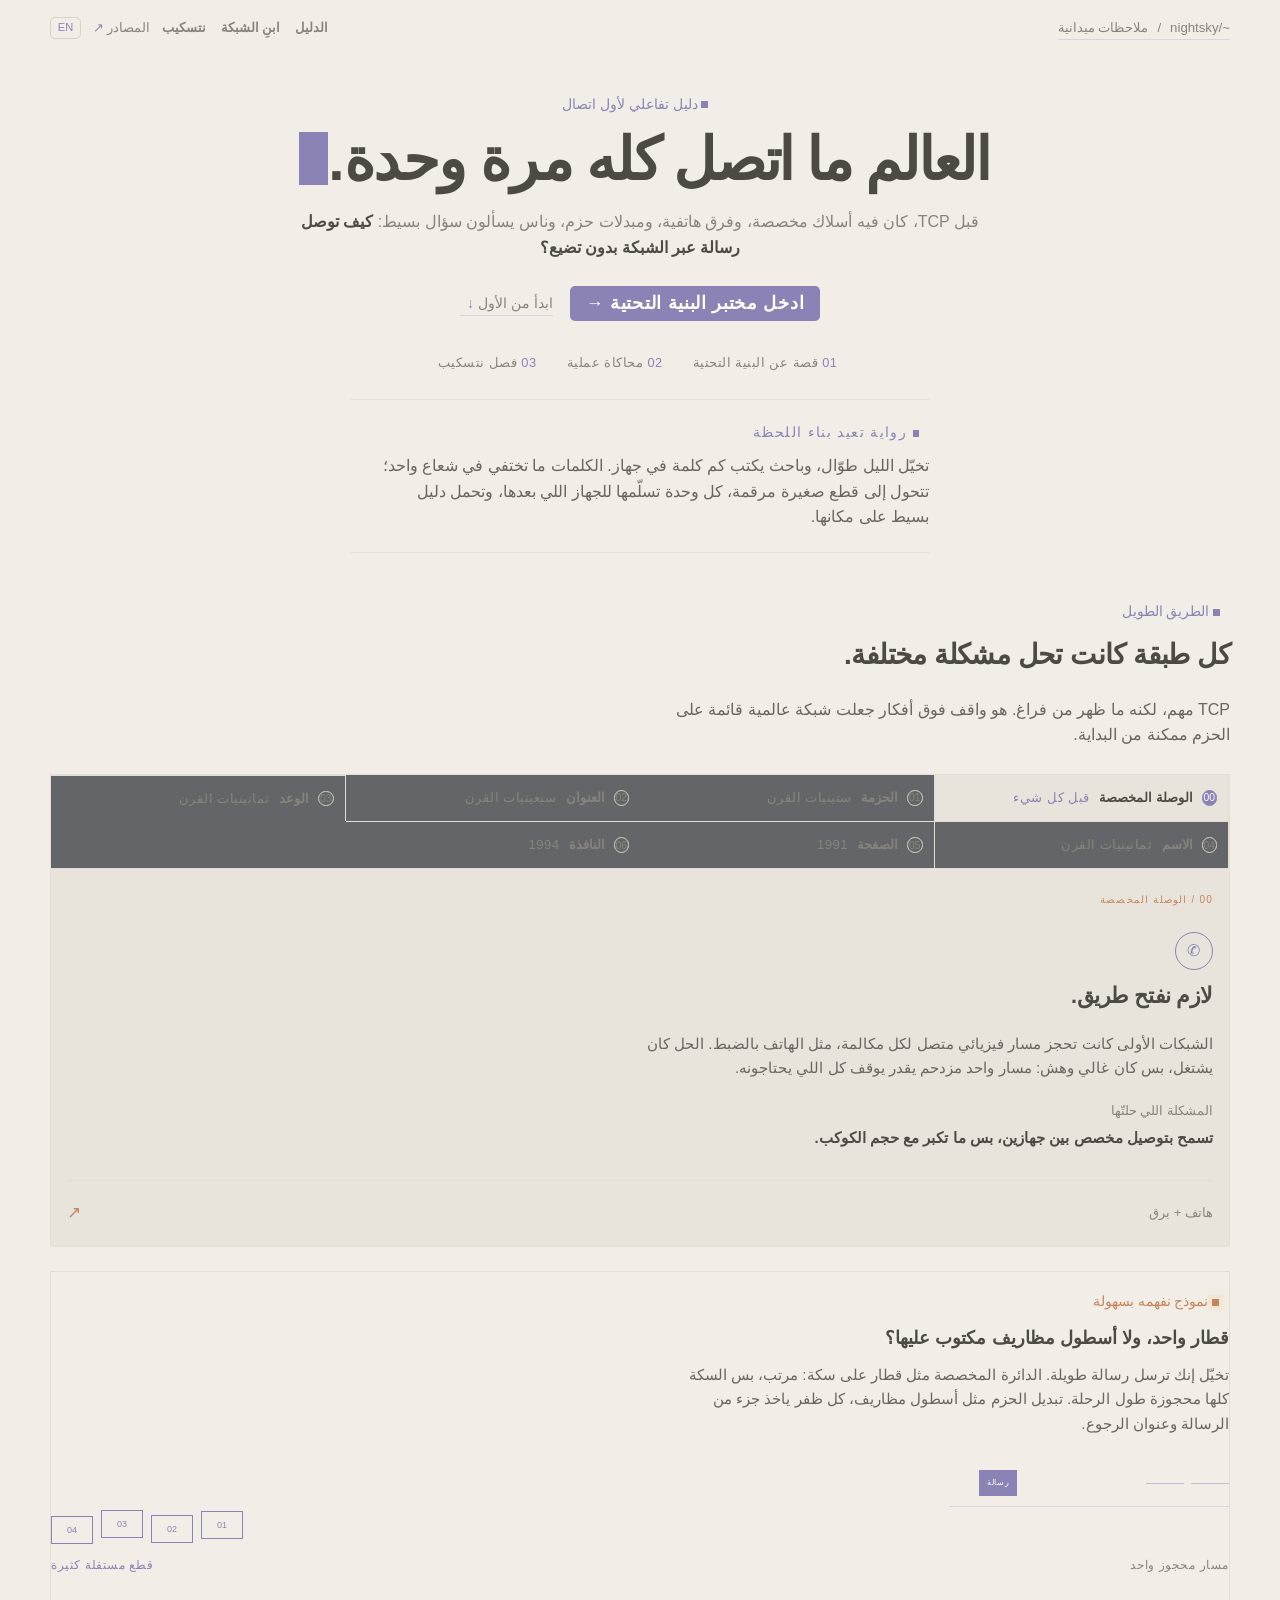
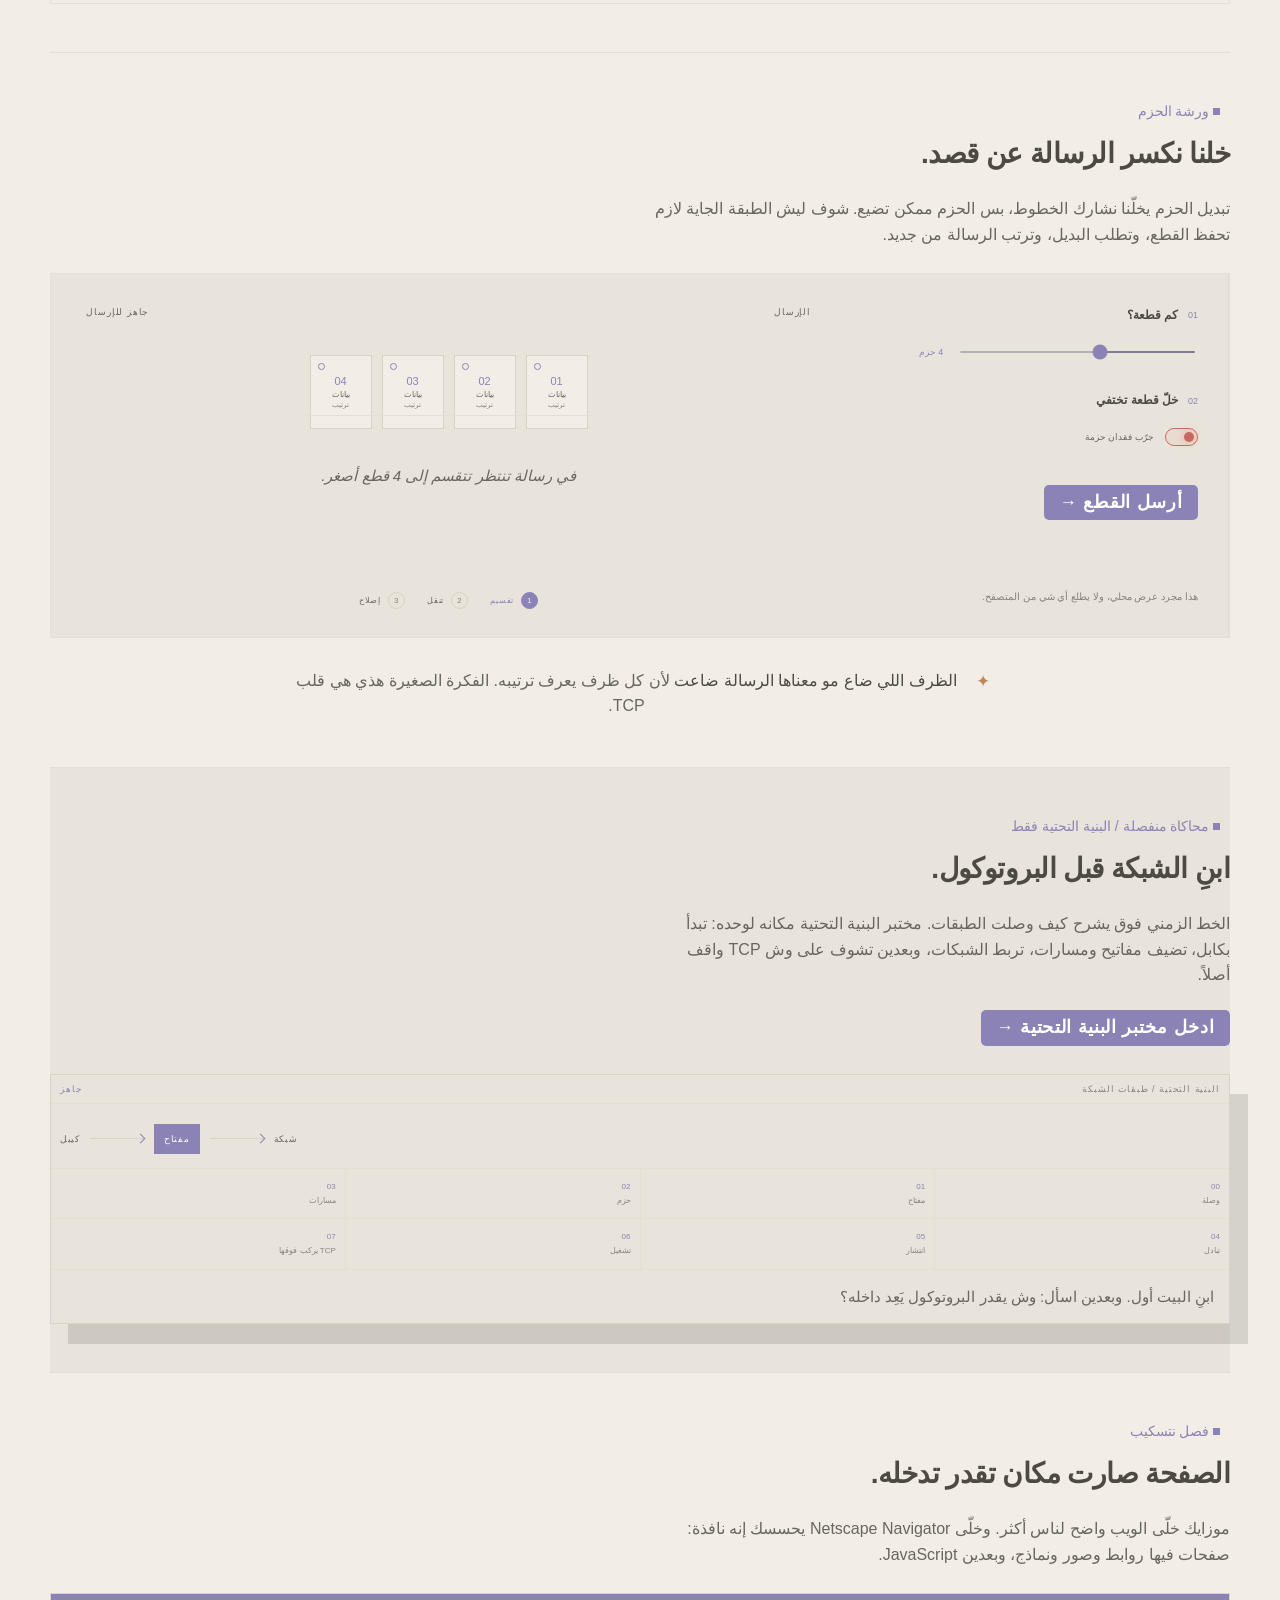
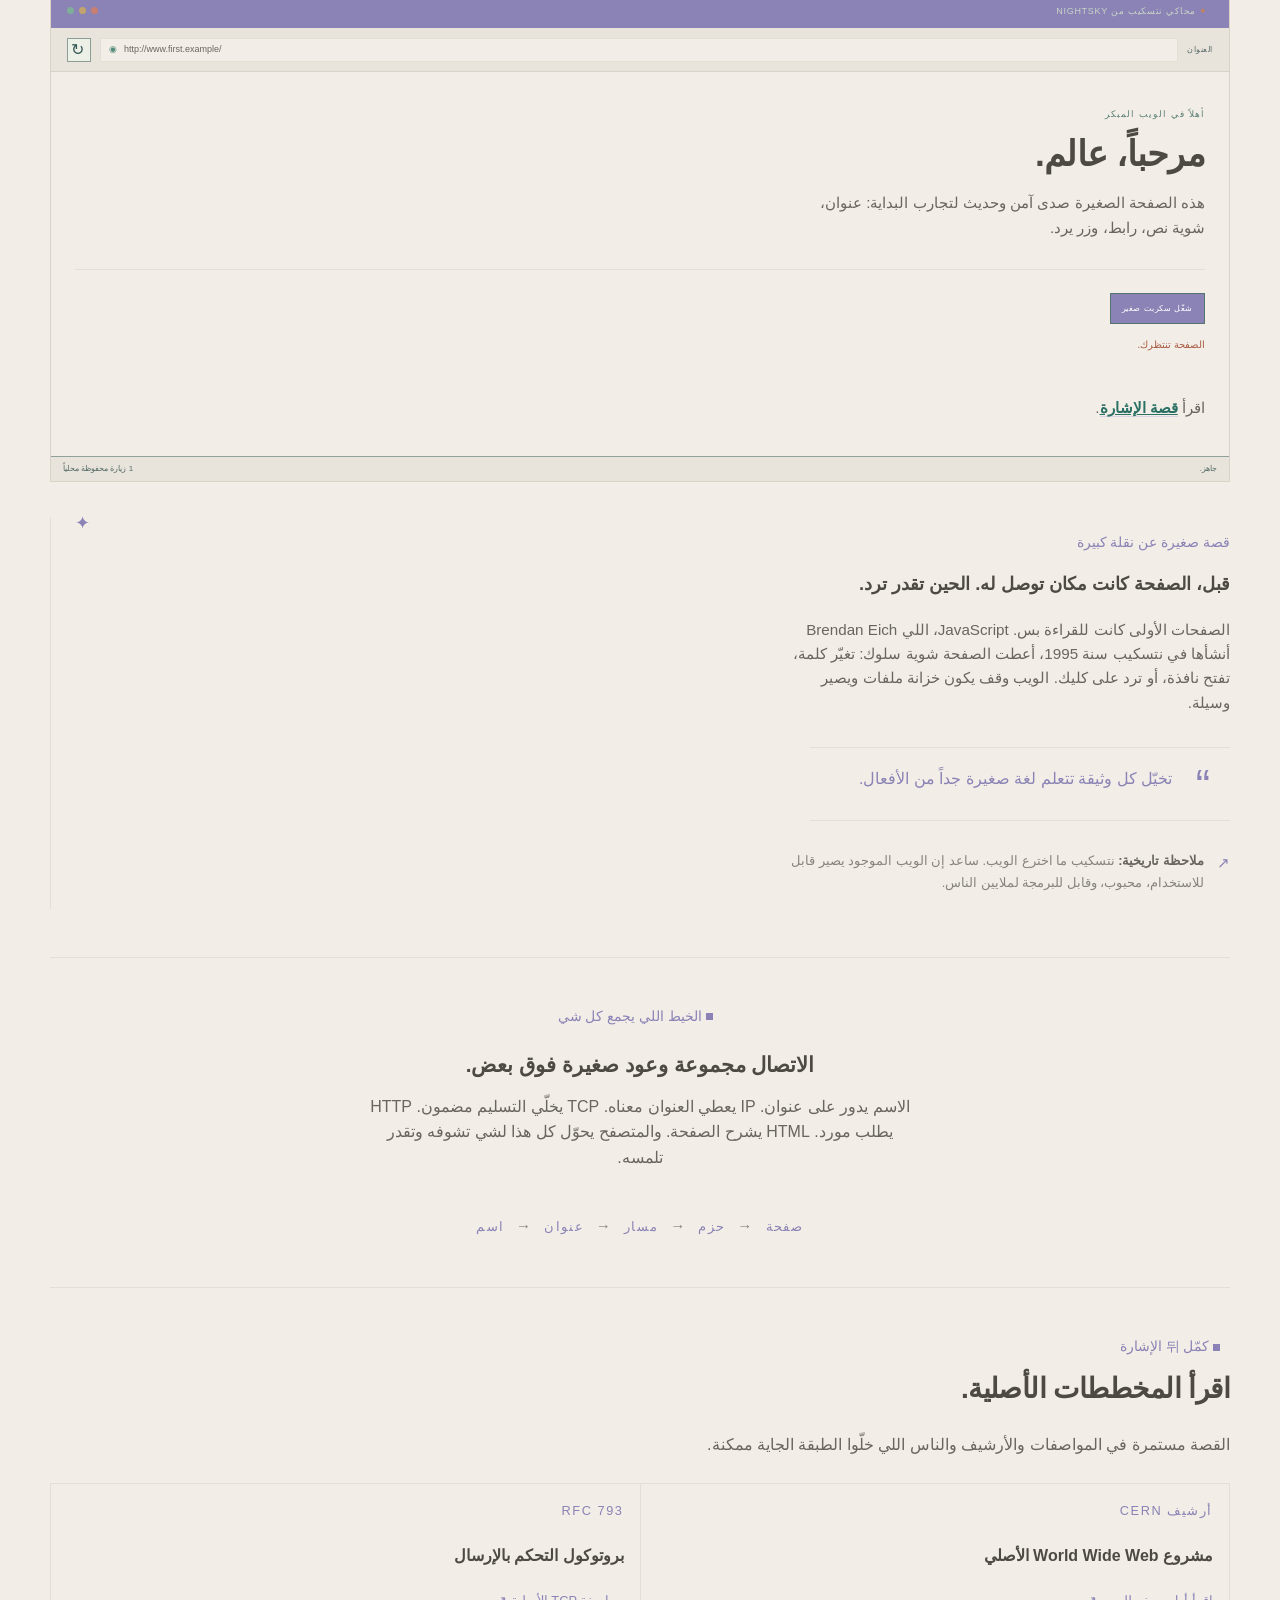
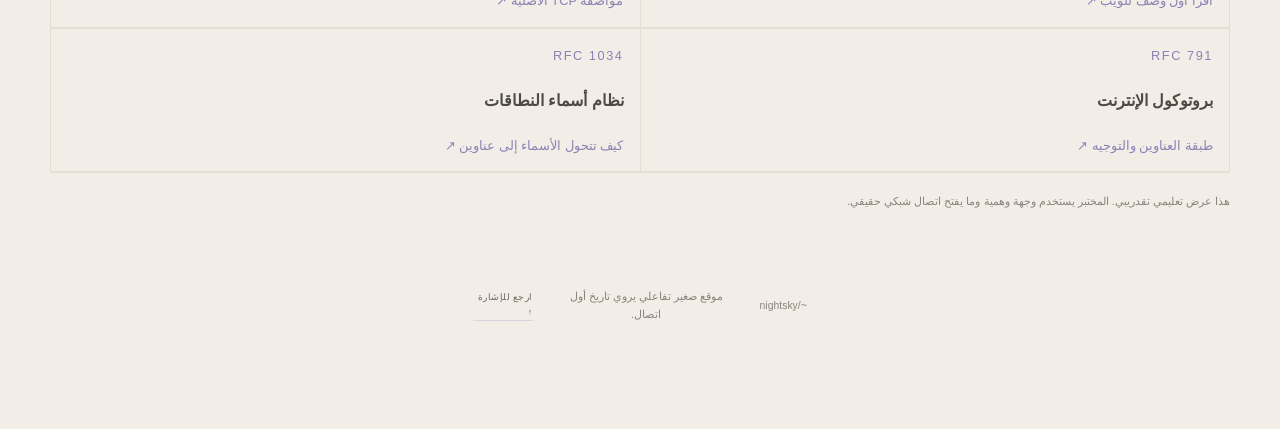
<file: index.html>
<!doctype html>
<html lang="ar" dir="rtl">
  <head>
    <meta charset="UTF-8" />
    <meta name="viewport" content="width=device-width, initial-scale=1.0" />
    <meta
      name="description"
      content="An interactive field guide to the long road from telegraph wires to the World Wide Web."
    />
    <title>Before TCP — The Night the World Learned to Talk</title>
    <link rel="stylesheet" href="styles.css" />
    <link rel="stylesheet" href="cody.css" />
  </head>
  <body>
    <div class="noise" aria-hidden="true"></div>
    <header class="topbar">
      <a class="brand" href="#top" aria-label="NIGHTSKY home">
        <span class="brand-mark" aria-hidden="true"><i></i><i></i><i></i></span>
        <span>~/nightsky</span>
        <span class="brand-slash">/</span>
        <span class="brand-muted">field notes</span>
      </a>
      <nav class="topnav" aria-label="Main navigation">
        <a href="#journey">guide</a>
        <a href="infrastructure.html">build the network</a>
        <a href="#browser">netscape</a>
      </nav>
      <a class="topnav-cta" href="#sources">sources <span aria-hidden="true">↗</span></a>
      <button class="language-toggle" id="languageToggle" type="button" aria-label="التبديل إلى English">EN</button>
    </header>

    <main id="top">
      <section class="hero section-pad">
        <div class="hero-copy">
          <p class="eyebrow"><span class="eyebrow-dot"></span> An interactive field guide to the first connection</p>
          <h1>The world didn't become connected <em>all at once.</em></h1>
          <p class="hero-lede">
            Before TCP, there were dedicated wires, telephone operators, packet switches, and people asking a
            simple question: <strong>how can a message cross a network without getting lost?</strong>
          </p>
          <div class="hero-actions">
            <a class="button button-primary" href="infrastructure.html">Enter the infrastructure lab <span aria-hidden="true">→</span></a>
            <a class="text-link" href="#journey">Start at the beginning <span aria-hidden="true">↓</span></a>
          </div>
          <div class="hero-meta">
            <span><b>01</b> a story about infrastructure</span>
            <span><b>02</b> a hands-on simulation</span>
            <span><b>03</b> the Netscape chapter</span>
          </div>
        </div>

        <div class="hero-visual" aria-label="An illustration of messages traveling between connected machines" role="img">
          <div class="visual-orbit orbit-one"></div>
          <div class="visual-orbit orbit-two"></div>
          <div class="visual-glow"></div>
          <div class="constellation-lines" aria-hidden="true">
            <span class="line line-a"></span>
            <span class="line line-b"></span>
            <span class="line line-c"></span>
            <span class="line line-d"></span>
            <span class="line line-e"></span>
            <span class="line line-f"></span>
          </div>
          <div class="node node-origin"><span>YOU</span><b>01</b></div>
          <div class="node node-router"><span>ROUTER</span><b>02</b></div>
          <div class="node node-server"><span>SERVER</span><b>03</b></div>
          <div class="packet packet-a" aria-hidden="true"><span>PACKET</span><i>01</i></div>
          <div class="packet packet-b" aria-hidden="true"><span>PACKET</span><i>02</i></div>
          <div class="packet packet-c" aria-hidden="true"><span>PACKET</span><i>03</i></div>
          <div class="visual-caption">
            <span class="caption-line"></span>
            <p><b>Somewhere between two machines</b><br />a message is learning to travel.</p>
          </div>
          <div class="coordinate coordinate-top">37° 46′ N / 122° 25′ W</div>
          <div class="coordinate coordinate-bottom">THE FIRST WEB · 1991</div>
        </div>
      </section>

      <section class="story-strip" aria-label="Narrated reconstruction">
        <div class="strip-label"><span class="signal-dot"></span> A narrated reconstruction</div>
        <p>
          Imagine it is late. A researcher types a few words into a machine. The words do not vanish into a single
          glowing beam. They become small, numbered pieces — each one handed to the next machine, each one
          carrying a little proof of where it belongs.
        </p>
        <span class="strip-mark" aria-hidden="true">✦</span>
      </section>

      <section class="journey section-pad" id="journey">
        <div class="section-heading">
          <div>
            <p class="eyebrow"><span class="eyebrow-dot"></span> The long way around</p>
            <h2>Every layer solved a different problem.</h2>
          </div>
          <p class="section-intro">
            TCP is important, but it did not appear from nowhere. It sits on top of ideas that made a global,
            packet-based network possible in the first place.
          </p>
        </div>

        <div class="journey-board">
          <div class="journey-rail" role="tablist" aria-label="The history of network technologies">
            <div class="rail-line" aria-hidden="true"><span id="railProgress"></span></div>
            <button class="journey-step is-active" role="tab" aria-selected="true" data-step="0">
              <span class="step-number">00</span><span class="step-title">The circuit</span><span class="step-era">Before</span>
            </button>
            <button class="journey-step" role="tab" aria-selected="false" data-step="1">
              <span class="step-number">01</span><span class="step-title">The packet</span><span class="step-era">1960s</span>
            </button>
            <button class="journey-step" role="tab" aria-selected="false" data-step="2">
              <span class="step-number">02</span><span class="step-title">The address</span><span class="step-era">1970s</span>
            </button>
            <button class="journey-step" role="tab" aria-selected="false" data-step="3">
              <span class="step-number">03</span><span class="step-title">The promise</span><span class="step-era">1980s</span>
            </button>
            <button class="journey-step" role="tab" aria-selected="false" data-step="4">
              <span class="step-number">04</span><span class="step-title">The name</span><span class="step-era">1980s</span>
            </button>
            <button class="journey-step" role="tab" aria-selected="false" data-step="5">
              <span class="step-number">05</span><span class="step-title">The page</span><span class="step-era">1991</span>
            </button>
            <button class="journey-step" role="tab" aria-selected="false" data-step="6">
              <span class="step-number">06</span><span class="step-title">The window</span><span class="step-era">1994</span>
            </button>
          </div>

          <article class="journey-detail" id="journeyDetail" aria-live="polite">
            <div class="detail-index" id="detailIndex">00 / THE CIRCUIT</div>
            <div class="detail-icon" id="detailIcon" aria-hidden="true">✆</div>
            <h3 id="detailTitle">A path had to be opened.</h3>
            <p id="detailBody">
              Early networks often reserved a continuous physical path for each conversation, much like a telephone
              call. That worked, but it was expensive and fragile: one busy route could block everyone who needed it.
            </p>
            <div class="detail-answer">
              <span class="answer-label">The problem it solved</span>
              <strong id="detailProblem">Making a dedicated connection possible — but not scalable to the whole planet.</strong>
            </div>
            <div class="detail-footer">
              <span id="detailTag">TELEPHONE + TELEGRAPH</span>
              <span class="detail-arrow" aria-hidden="true">↗</span>
            </div>
          </article>
        </div>

        <div class="analogy-panel">
          <div class="analogy-copy">
            <p class="eyebrow"><span class="eyebrow-dot"></span> A useful mental model</p>
            <h3>One train, or a fleet of labeled envelopes?</h3>
            <p id="analogyBody">
              Imagine sending a long letter. A dedicated circuit is one train on one track: elegant, but the whole
              track is reserved while the train moves. Packet switching is a fleet of envelopes, each carrying a
              piece of the letter and a return address.
            </p>
          </div>
          <div class="analogy-visual" aria-hidden="true">
            <div class="train-track"><span class="train-car">MESSAGE</span><span class="track-line"></span><span class="track-line"></span></div>
            <div class="envelope-row"><span class="envelope">01</span><span class="envelope">02</span><span class="envelope">03</span><span class="envelope">04</span></div>
            <div class="analogy-labels"><span>ONE RESERVED PATH</span><span>MANY INDEPENDENT PIECES</span></div>
          </div>
        </div>
      </section>

      <section class="packet-workshop section-pad" id="packet-workshop">
        <div class="section-heading">
          <div>
            <p class="eyebrow"><span class="eyebrow-dot"></span> The packet workshop</p>
            <h2>Now break the message on purpose.</h2>
          </div>
          <p class="section-intro">
            Packet switching makes sharing possible, but packets can disappear. See why the next layer needed to
            remember pieces, ask for replacements, and put the message back in order.
          </p>
        </div>

        <div class="workshop-shell">
          <div class="workshop-controls">
            <div class="control-block">
              <div class="control-label"><span>01</span><label for="packetCount">How many pieces?</label></div>
              <div class="range-row"><input id="packetCount" type="range" min="2" max="7" value="4" /><output id="packetCountOutput" for="packetCount">4 packets</output></div>
            </div>
            <div class="control-block">
              <div class="control-label"><span>02</span><label for="dropPacket">Make one piece disappear</label></div>
              <label class="toggle-control">
                <input id="dropPacket" type="checkbox" checked />
                <span class="toggle-track" aria-hidden="true"><i></i></span>
                <span id="dropPacketLabel">Simulate packet loss</span>
              </label>
            </div>
            <button class="button button-primary workshop-button" id="sendPackets" type="button">Send the pieces <span aria-hidden="true">→</span></button>
            <p class="workshop-hint">This is a local animation. Nothing leaves your browser.</p>
          </div>

          <div class="workshop-stage" aria-live="polite">
            <div class="workshop-stage-top"><span>TRANSMISSION</span><strong id="workshopStatus">READY TO SEND</strong></div>
            <div class="packet-track" id="packetTrack" aria-label="Message packets waiting to be sent"></div>
            <div class="workshop-message" id="workshopMessage">A message is waiting to be split into smaller pieces.</div>
            <div class="workshop-steps">
              <span class="workshop-step is-current" data-workshop-step="split"><b>1</b> Split</span>
              <span class="workshop-step" data-workshop-step="travel"><b>2</b> Travel</span>
              <span class="workshop-step" data-workshop-step="repair"><b>3</b> Repair</span>
            </div>
          </div>
        </div>

        <div class="workshop-story">
          <span class="workshop-story-mark" aria-hidden="true">✦</span>
          <p><strong>A missing envelope is not a lost message</strong> when every envelope knows its place in the sequence. That tiny idea is the emotional center of TCP.</p>
        </div>
      </section>

      <section class="simulation-gateway section-pad" id="lab">
        <div class="gateway-copy">
          <p class="eyebrow"><span class="eyebrow-dot"></span> Dedicated simulation / infrastructure only</p>
          <h2>Build the network before the protocol.</h2>
          <p>
            The timeline above explains how the layers arrived. The infrastructure lab is its own focused space: start
            with a cable, add switches and routes, connect networks, and discover what TCP is actually standing on.
          </p>
          <a class="button button-primary" href="infrastructure.html">Enter the infrastructure lab <span aria-hidden="true">→</span></a>
        </div>
        <div class="gateway-card" aria-label="Network infrastructure build steps">
          <div class="gateway-card-top"><span>INFRASTRUCTURE / NETWORK LAYERS</span><b>READY</b></div>
          <div class="gateway-mini-wire">
            <span>CABLE</span><i></i><strong>SWITCH</strong><i></i><span>NETWORK</span>
          </div>
          <div class="gateway-steps-preview">
            <span><b>00</b> Link</span>
            <span><b>01</b> Switch</span>
            <span><b>02</b> Packets</span>
            <span><b>03</b> Routes</span>
            <span><b>04</b> Peering</span>
            <span><b>05</b> Reach</span>
            <span><b>06</b> Operations</span>
            <span><b>07</b> TCP rides</span>
          </div>
          <p>Build the house first. Then ask what kind of promise a protocol can make inside it.</p>
        </div>
      </section>

      <section class="browser-section section-pad" id="browser">
        <div class="section-heading">
          <div>
            <p class="eyebrow"><span class="eyebrow-dot"></span> The Netscape chapter</p>
            <h2>The page became a place you could enter.</h2>
          </div>
          <p class="section-intro">
            Mosaic made the Web visible to more people. Netscape Navigator made it feel like a window: pages with
            links, images, forms, and eventually JavaScript.
          </p>
        </div>

        <div class="browser-story-grid">
          <div class="retro-browser" id="retroBrowser">
            <div class="browser-titlebar">
              <div class="browser-brand"><span class="tiny-star">✦</span> NIGHTSKY NETSCAPE SIMULATOR</div>
              <div class="browser-window-buttons" aria-hidden="true"><i></i><i></i><i></i></div>
            </div>
            <div class="browser-toolbar">
              <span class="toolbar-label">LOCATION</span>
              <div class="browser-location"><span aria-hidden="true">◉</span> http://www.first.example/</div>
              <button id="browserReload" class="browser-reload" type="button" aria-label="Reload simulated page">↻</button>
            </div>
            <div class="browser-content">
              <p class="page-kicker">WELCOME TO THE EARLY WEB</p>
              <h3>Hello, world.</h3>
              <p class="page-copy">This tiny page is a safe, modern echo of the first experiments: a title, some text, a link, and a button that reacts.</p>
              <div class="page-rule"></div>
              <button class="retro-button" id="helloButton" type="button">RUN A LITTLE SCRIPT</button>
              <p class="script-output" id="scriptOutput" aria-live="polite">The page is waiting for you.</p>
              <p class="page-link">Read the <a href="#journey">story behind the signal</a>.</p>
            </div>
            <div class="browser-statusbar"><span>Ready.</span><span id="cookieStatus">No local cookie yet</span></div>
          </div>

          <div class="story-panel">
            <div class="story-panel-mark" aria-hidden="true">✦</div>
            <p class="eyebrow">A small story about a big shift</p>
            <h3>Before, a page was a destination. Now it could respond.</h3>
            <p>
              The first pages could be read. JavaScript, created at Netscape by Brendan Eich in 1995, gave a page a
              tiny bit of behavior: change a word, open a dialog, react to a click. The Web stopped being a filing
              cabinet and started becoming a medium.
            </p>
            <div class="pull-quote">
              <span aria-hidden="true">“</span>
              <p>Imagine every document learning a very small language of actions.</p>
            </div>
            <div class="navigator-note">
              <span class="note-icon" aria-hidden="true">↗</span>
              <p><strong>Historical note:</strong> Netscape did not invent the Web. It helped make the existing Web usable, popular, and programmable for millions of people.</p>
            </div>
          </div>
        </div>
      </section>

      <section class="takeaway section-pad">
        <div class="takeaway-glow" aria-hidden="true"></div>
        <div class="takeaway-content">
          <p class="eyebrow"><span class="eyebrow-dot"></span> The through-line</p>
          <h2>Connection is a stack of small promises.</h2>
          <p>
            A name finds an address. IP gives the address meaning. TCP makes delivery dependable. HTTP asks for a
            resource. HTML describes the page. A browser turns all of that into something you can see and touch.
          </p>
          <div class="takeaway-chain" aria-label="The layers of a web request">
            <span>NAME</span><i>→</i><span>ADDRESS</span><i>→</i><span>ROUTE</span><i>→</i><span>PACKETS</span><i>→</i><span>PAGE</span>
          </div>
        </div>
      </section>

      <section class="sources section-pad" id="sources">
        <div class="section-heading">
          <div>
            <p class="eyebrow"><span class="eyebrow-dot"></span> Keep following the signal</p>
            <h2>Read the original blueprints.</h2>
          </div>
          <p class="section-intro">The story continues in specifications, archives, and the people who kept making the next layer possible.</p>
        </div>
        <div class="source-grid">
          <a class="source-card" href="https://info.cern.ch/hypertext/WWW/TheProject.html" target="_blank" rel="noreferrer">
            <span class="source-type">CERN ARCHIVE</span><strong>The original World Wide Web project</strong><span>Read the earliest account of the Web ↗</span>
          </a>
          <a class="source-card" href="https://www.rfc-editor.org/rfc/rfc793" target="_blank" rel="noreferrer">
            <span class="source-type">RFC 793</span><strong>Transmission Control Protocol</strong><span>TCP’s original specification ↗</span>
          </a>
          <a class="source-card" href="https://www.rfc-editor.org/rfc/rfc791" target="_blank" rel="noreferrer">
            <span class="source-type">RFC 791</span><strong>Internet Protocol</strong><span>The address-and-routing layer ↗</span>
          </a>
          <a class="source-card" href="https://www.rfc-editor.org/rfc/rfc1034" target="_blank" rel="noreferrer">
            <span class="source-type">RFC 1034</span><strong>Domain Name System</strong><span>How names become addresses ↗</span>
          </a>
        </div>
        <p class="source-footnote">This is an educational reconstruction. The lab uses a fictional destination and does not open a real network connection.</p>
      </section>
    </main>

    <footer class="footer">
      <div class="footer-brand">~/nightsky</div>
      <p>built as a small, interactive history of the first connection.</p>
      <a href="#top">back to the signal ↑</a>
    </footer>

    <script src="app.js"></script>
    <script src="i18n.js"></script>
  </body>
</html>
</file>
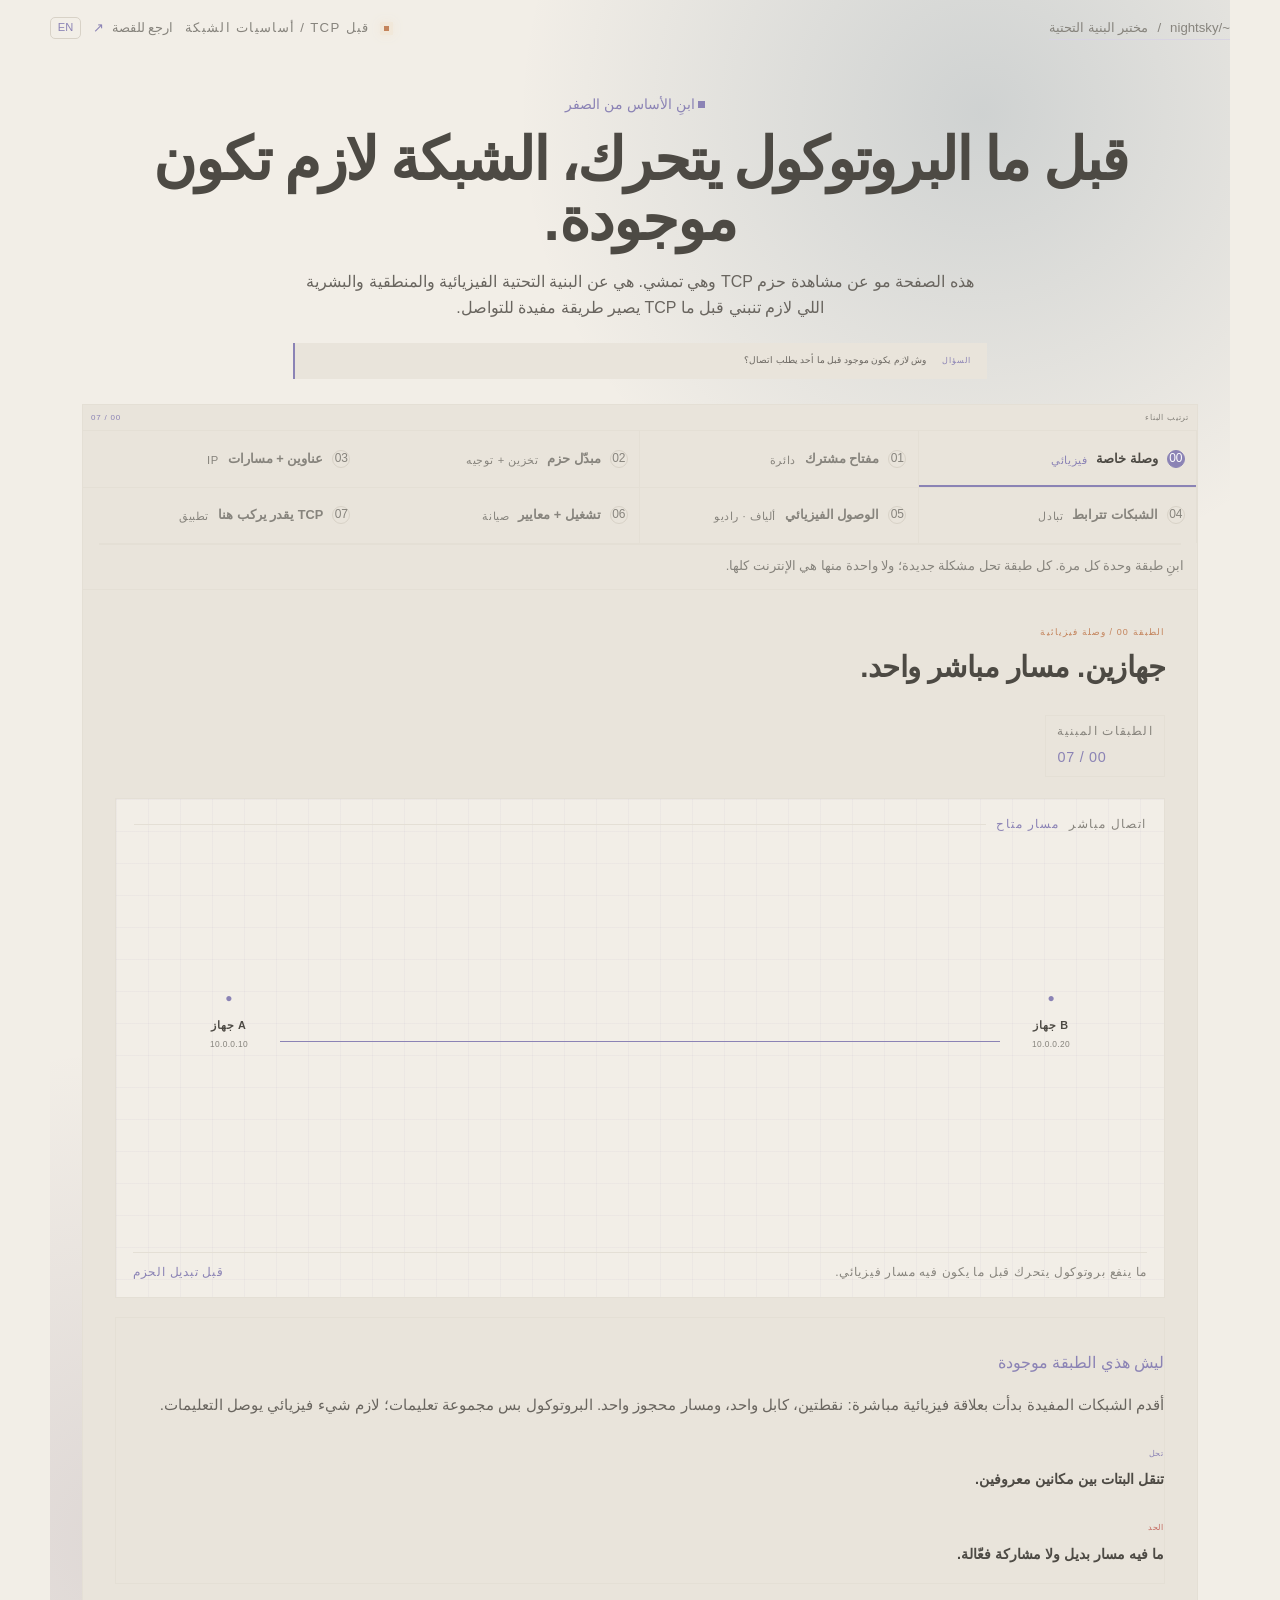
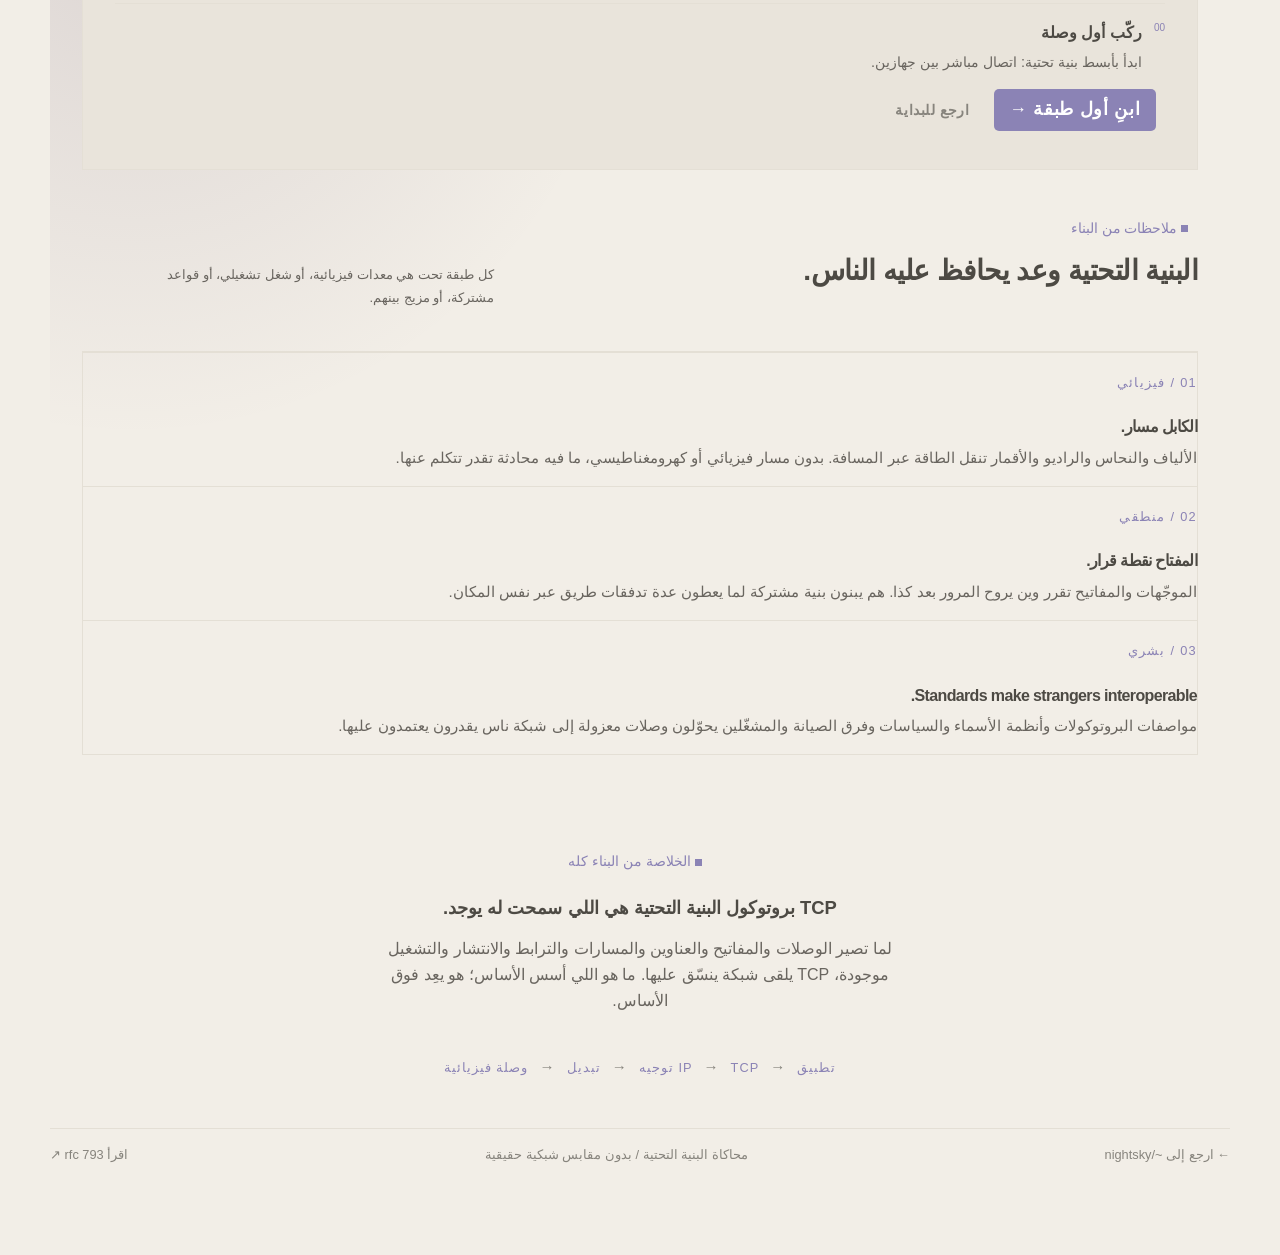
<file: infrastructure.html>
<!doctype html>
<html lang="ar" dir="rtl">
  <head>
    <meta charset="UTF-8" />
    <meta name="viewport" content="width=device-width, initial-scale=1.0" />
    <meta name="description" content="Build the network beneath TCP: physical links, switches, addressing, interconnection, reach, and operations." />
    <title>Infrastructure Lab — How the Network Was Built</title>
    <link rel="stylesheet" href="styles.css" />
    <link rel="stylesheet" href="infrastructure.css" />
    <link rel="stylesheet" href="cody.css" />
  </head>
  <body class="infrastructure-page">
    <header class="infrastructure-topbar">
      <a class="brand" href="index.html" aria-label="Return to NIGHTSKY home">
        <span class="brand-mark" aria-hidden="true"><i></i><i></i><i></i></span>
        <span>~/nightsky</span>
        <span class="brand-slash">/</span>
        <span class="brand-muted">infrastructure lab</span>
      </a>
      <div class="infra-scope-pill"><span class="signal-dot"></span> before tcp / network foundations</div>
      <a class="infra-back-link" href="index.html">back to the story <span aria-hidden="true">↗</span></a>
      <button class="language-toggle" id="languageToggle" type="button" aria-label="التبديل إلى English">EN</button>
    </header>

    <main class="infrastructure-main">
      <section class="infrastructure-hero">
        <div class="infrastructure-hero-copy">
          <p class="eyebrow"><span class="eyebrow-dot"></span> Build the foundation from the ground up</p>
          <h1>Before a protocol can travel, a network has to <em>exist.</em></h1>
          <p>
            This page is not about watching TCP packets move. It is about the physical, logical, and human
            infrastructure that had to be built before TCP could become a useful way to communicate.
          </p>
          <div class="infrastructure-scope-note">
            <span>THE QUESTION</span>
            <p>What must exist before a connection can be requested?</p>
          </div>
        </div>
        <div class="infrastructure-hero-diagram" aria-label="A layered illustration of physical links, switches, networks, and services" role="img">
          <div class="infra-hero-grid" aria-hidden="true"></div>
          <div class="infra-hero-layer layer-physical"><span>PHYSICAL</span><b>cable · fiber · radio</b></div>
          <div class="infra-hero-layer layer-switch"><span>SWITCHING</span><b>nodes · routers</b></div>
          <div class="infra-hero-layer layer-address"><span>ADDRESSING</span><b>IP · routes</b></div>
          <div class="infra-hero-layer layer-service"><span>SERVICES</span><b>TCP can ride here</b></div>
          <div class="infra-hero-connector connector-a" aria-hidden="true"></div>
          <div class="infra-hero-connector connector-b" aria-hidden="true"></div>
          <div class="infra-hero-connector connector-c" aria-hidden="true"></div>
          <div class="infrastructure-hero-caption">A protocol is a guest.<br />The network is the house.</div>
        </div>
      </section>

      <section class="infrastructure-lab-shell" aria-labelledby="buildTitle">
        <aside class="infrastructure-stepper" aria-label="Network infrastructure layers">
          <div class="infra-stepper-heading"><span>BUILD ORDER</span><b id="buildStepCount">00 / 07</b></div>
          <div class="infrastructure-step-list">
            <button class="infrastructure-step is-current" data-infra-step="0" type="button"><span>00</span><b>A private link</b><i>physical</i></button>
            <button class="infrastructure-step" data-infra-step="1" type="button"><span>01</span><b>A shared switch</b><i>circuit</i></button>
            <button class="infrastructure-step" data-infra-step="2" type="button"><span>02</span><b>A packet switch</b><i>store + forward</i></button>
            <button class="infrastructure-step" data-infra-step="3" type="button"><span>03</span><b>Addresses + routes</b><i>IP</i></button>
            <button class="infrastructure-step" data-infra-step="4" type="button"><span>04</span><b>Networks interconnect</b><i>peering</i></button>
            <button class="infrastructure-step" data-infra-step="5" type="button"><span>05</span><b>Physical reach</b><i>fiber · radio</i></button>
            <button class="infrastructure-step" data-infra-step="6" type="button"><span>06</span><b>Operate + standardize</b><i>maintenance</i></button>
            <button class="infrastructure-step" data-infra-step="7" type="button"><span>07</span><b>TCP can ride here</b><i>application</i></button>
          </div>
          <div class="infra-stepper-progress" aria-hidden="true"><span id="buildProgress"></span></div>
          <p class="infra-stepper-note">Build one layer at a time. Each layer solves a new problem; none of them is the whole Internet.</p>
        </aside>

        <div class="infrastructure-workspace">
          <div class="infra-workspace-heading">
            <div><p class="workspace-kicker" id="buildKicker">LAYER 00 / PHYSICAL LINK</p><h2 id="buildTitle">Two machines. One direct path.</h2></div>
            <div class="layer-count"><span>LAYERS BUILT</span><strong id="layerCount">00 / 07</strong></div>
          </div>

          <div class="build-canvas" id="buildCanvas" data-stage="0" aria-label="Network infrastructure build board">
            <div class="build-grid" aria-hidden="true"></div>
            <div class="build-canvas-label"><span id="canvasLabel">DIRECT CONNECTION</span><b id="canvasStatus">1 PATH AVAILABLE</b></div>
            <div class="build-illustration" id="buildIllustration" aria-live="polite"></div>
            <div class="build-canvas-footer"><span id="canvasHint">A physical path is necessary before any protocol can travel.</span><strong id="canvasEra">BEFORE PACKET SWITCHING</strong></div>
          </div>

          <div class="infrastructure-explanation">
            <div class="infra-explanation-copy"><p class="step-explainer-kicker">WHY THIS LAYER EXISTS</p><p id="buildExplanation">The earliest useful networks began with a direct physical relationship: two endpoints, one cable, one reserved path.</p></div>
            <div class="infra-solves"><span>SOLVES</span><strong id="buildSolves">Moves bits between two known places.</strong></div>
            <div class="infra-limits"><span>LIMIT</span><strong id="buildLimit">No alternate route and no efficient sharing.</strong></div>
          </div>

          <div class="infrastructure-action-panel">
            <div class="infra-action-context"><span id="actionLayer">00</span><div><strong id="actionTitle">Lay the first link</strong><p id="actionPrompt">Start with the simplest infrastructure: a direct connection between two machines.</p></div></div>
            <button class="button button-primary" id="buildPrimary" type="button">Build the first layer <span aria-hidden="true">→</span></button>
            <button class="button button-quiet" id="buildReset" type="button">Reset build</button>
          </div>
        </div>
      </section>

      <section class="infrastructure-log-section" aria-labelledby="fieldNotesTitle">
        <div class="infra-section-heading">
          <div><p class="eyebrow"><span class="eyebrow-dot"></span> Field notes from the build</p><h2 id="fieldNotesTitle">Infrastructure is a promise maintained by people.</h2></div>
          <p>Every layer below is physical equipment, operational work, shared rules, or a combination of all three.</p>
        </div>
        <div class="field-note-grid">
          <article class="field-note"><span>01 / PHYSICAL</span><h3>A cable is a route.</h3><p>Fiber, copper, radio, and satellites move energy across distance. Without a physical or electromagnetic path, there is no conversation to abstract.</p></article>
          <article class="field-note"><span>02 / LOGICAL</span><h3>A switch is a decision point.</h3><p>Routers and switches decide where traffic should go next. They create shared infrastructure by giving many flows a way through the same landscape.</p></article>
          <article class="field-note"><span>03 / HUMAN</span><h3>Standards make strangers interoperable.</h3><p>Protocol documents, naming systems, policies, maintenance crews, and operators turn isolated links into a network people can depend on.</p></article>
        </div>
      </section>

      <section class="infrastructure-recap">
        <div class="infrastructure-recap-glow" aria-hidden="true"></div>
        <div class="infrastructure-recap-content">
          <p class="eyebrow"><span class="eyebrow-dot"></span> The point of the whole build</p>
          <h2>TCP is a protocol made possible by infrastructure.</h2>
          <p>Once links, switches, addresses, routes, interconnection, physical reach, and operations exist, TCP has a network to coordinate. It does not create that foundation; it makes a promise on top of it.</p>
          <div class="infrastructure-stack" aria-label="The relationship between infrastructure and TCP">
            <span>PHYSICAL LINK</span><i>→</i><span>SWITCHING</span><i>→</i><span>IP ROUTING</span><i>→</i><span>TCP</span><i>→</i><span>APPLICATION</span>
          </div>
        </div>
      </section>
    </main>

    <footer class="infrastructure-footer">
      <a href="index.html">← return to ~/nightsky</a>
      <span>infrastructure simulation / no real sockets</span>
      <a href="https://www.rfc-editor.org/rfc/rfc793" target="_blank" rel="noreferrer">read rfc 793 ↗</a>
    </footer>

    <script src="infrastructure.js"></script>
    <script src="i18n.js"></script>
  </body>
</html>
</file>
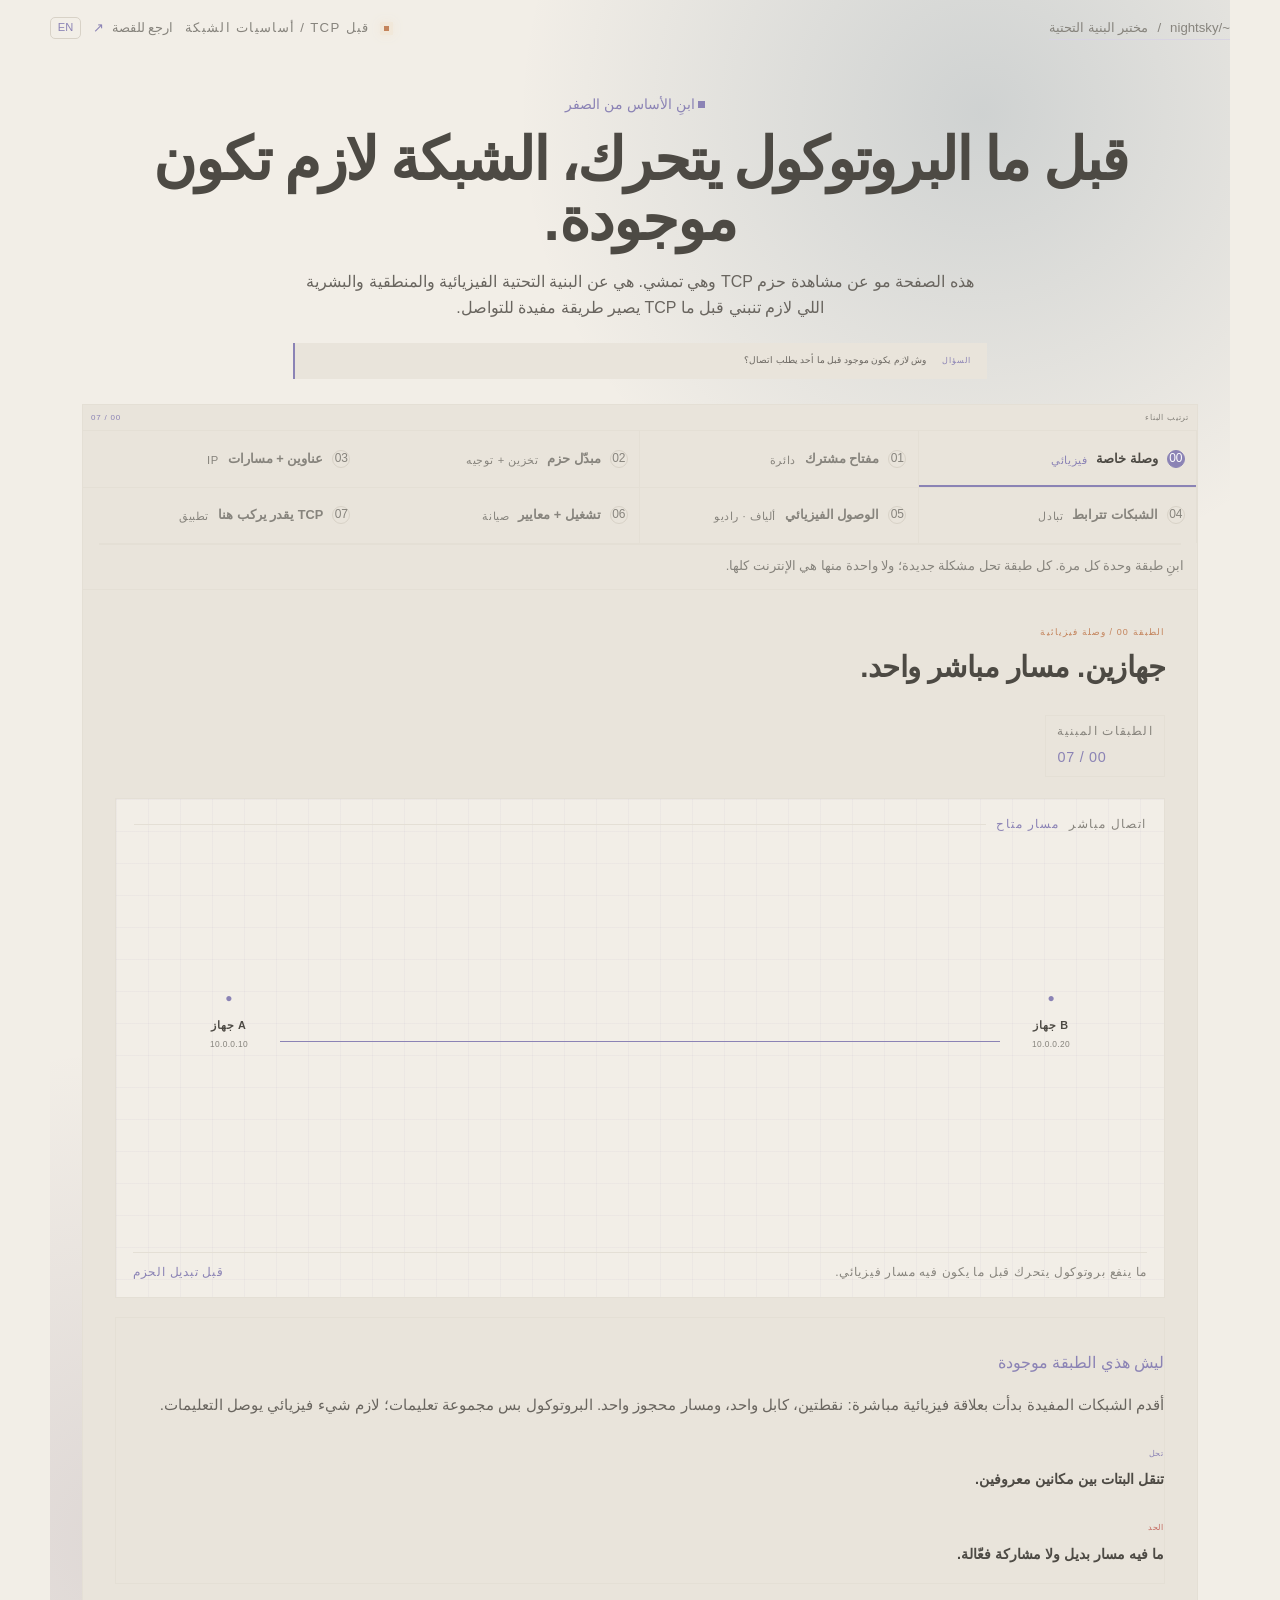
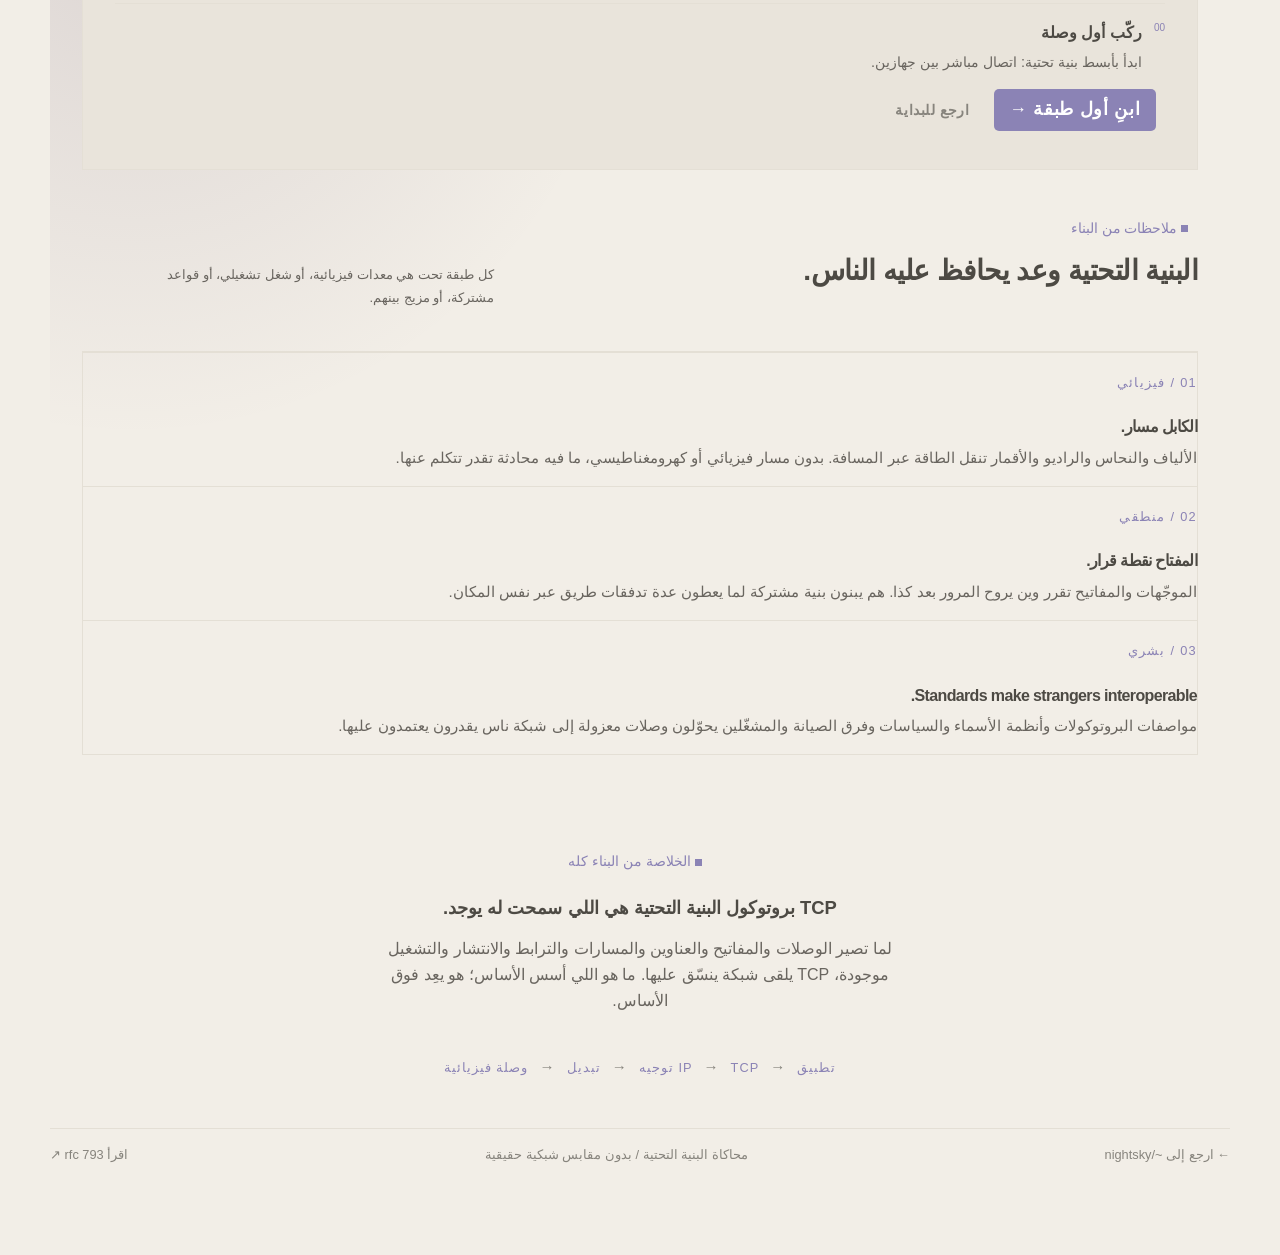
<file: tcp.html>
<!doctype html>
<html lang="en">
  <head>
    <meta charset="UTF-8" />
    <meta name="viewport" content="width=device-width, initial-scale=1.0" />
    <meta http-equiv="refresh" content="0; url=infrastructure.html" />
    <title>Moved — NIGHTSKY Infrastructure Lab</title>
  </head>
  <body>
    <p>The TCP mechanics page moved. <a href="infrastructure.html">Open the infrastructure lab</a>.</p>
    <script>window.location.replace('infrastructure.html');</script>
  </body>
</html>
</file>
<file: styles.css>
:root {
  --ink: #e9edf2;
  --muted: #98a5b4;
  --faint: #687687;
  --bg: #080b11;
  --bg-soft: #0d121b;
  --panel: #111824;
  --panel-deep: #0a0f17;
  --line: rgba(164, 184, 209, 0.15);
  --line-bright: rgba(164, 184, 209, 0.28);
  --cyan: #73d9d2;
  --cyan-bright: #a4f3e9;
  --amber: #f2b77b;
  --coral: #f08b78;
  --lavender: #a7a7e8;
  --max: 1240px;
  --sans: 'Manrope', ui-sans-serif, system-ui, -apple-system, BlinkMacSystemFont, 'Segoe UI', sans-serif;
  --serif: 'Playfair Display', Georgia, serif;
  --mono: 'DM Mono', ui-monospace, SFMono-Regular, Menlo, Monaco, Consolas, monospace;
}

* {
  box-sizing: border-box;
}

html {
  scroll-behavior: smooth;
  background: var(--bg);
}

body {
  margin: 0;
  color: var(--ink);
  background:
    radial-gradient(circle at 77% 5%, rgba(49, 83, 112, 0.16), transparent 28rem),
    radial-gradient(circle at 10% 43%, rgba(74, 48, 80, 0.12), transparent 30rem),
    var(--bg);
  font-family: var(--sans);
  line-height: 1.6;
  overflow-x: hidden;
}

body::before,
body::after {
  content: '';
  position: fixed;
  z-index: -1;
  width: 1px;
  height: 1px;
  border-radius: 50%;
  background: #fff;
  box-shadow: 40px 80px 0 rgba(255, 255, 255, 0.5), 160px 20px 0 rgba(255, 255, 255, 0.38), 310px 120px 0 rgba(255, 255, 255, 0.3), 510px 40px 0 rgba(255, 255, 255, 0.32), 730px 130px 0 rgba(255, 255, 255, 0.25), 940px 20px 0 rgba(255, 255, 255, 0.4), 1120px 160px 0 rgba(255, 255, 255, 0.25), 1280px 70px 0 rgba(255, 255, 255, 0.3), 1510px 190px 0 rgba(255, 255, 255, 0.35), 1750px 80px 0 rgba(255, 255, 255, 0.25);
  opacity: 0.5;
  pointer-events: none;
}

body::before {
  top: 4%;
  left: 4%;
}

body::after {
  top: 61%;
  left: 0;
  transform: scale(0.65);
  opacity: 0.24;
}

.noise {
  position: fixed;
  inset: 0;
  z-index: 20;
  opacity: 0.025;
  pointer-events: none;
  background-image: url("data:image/svg+xml,%3Csvg viewBox='0 0 180 180' xmlns='http://www.w3.org/2000/svg'%3E%3Cfilter id='n'%3E%3CfeTurbulence type='fractalNoise' baseFrequency='.9' numOctaves='4' stitchTiles='stitch'/%3E%3C/filter%3E%3Crect width='100%25' height='100%25' filter='url(%23n)' opacity='.65'/%3E%3C/svg%3E");
}

a {
  color: inherit;
  text-decoration: none;
}

button,
input {
  font: inherit;
}

button,
a {
  -webkit-tap-highlight-color: transparent;
}

button {
  cursor: pointer;
}

::selection {
  color: #091015;
  background: var(--cyan);
}

.topbar {
  position: relative;
  z-index: 5;
  display: flex;
  align-items: center;
  gap: 30px;
  max-width: var(--max);
  height: 82px;
  margin: 0 auto;
  padding: 0 32px;
  border-bottom: 1px solid var(--line);
}

.brand,
.footer-brand {
  display: inline-flex;
  align-items: center;
  gap: 9px;
  color: var(--ink);
  font-family: var(--mono);
  font-size: 11px;
  font-weight: 500;
  letter-spacing: 0.13em;
  white-space: nowrap;
}

.brand-slash,
.brand-muted {
  color: var(--faint);
}

.brand-mark {
  position: relative;
  display: inline-flex;
  align-items: flex-end;
  gap: 2px;
  width: 17px;
  height: 17px;
  margin-right: 3px;
}

.brand-mark::before {
  position: absolute;
  top: 1px;
  left: 1px;
  width: 13px;
  height: 13px;
  border: 1px solid var(--cyan);
  border-radius: 50%;
  content: '';
  opacity: 0.8;
}

.brand-mark i {
  z-index: 1;
  display: block;
  width: 3px;
  height: 3px;
  border-radius: 50%;
  background: var(--cyan-bright);
  box-shadow: 0 0 8px var(--cyan);
}

.brand-mark i:nth-child(1) {
  margin-bottom: 1px;
}

.brand-mark i:nth-child(2) {
  margin-bottom: 8px;
}

.brand-mark i:nth-child(3) {
  margin-bottom: 13px;
}

.topnav {
  display: flex;
  align-items: center;
  gap: 25px;
  margin-left: auto;
  color: var(--muted);
  font-size: 12px;
  font-weight: 600;
}

.topnav a,
.topnav-cta,
.text-link,
.footer a {
  transition: color 180ms ease, opacity 180ms ease;
}

.topnav a:hover,
.topnav a:focus-visible,
.topnav-cta:hover,
.topnav-cta:focus-visible,
.text-link:hover,
.text-link:focus-visible,
.footer a:hover,
.footer a:focus-visible {
  color: var(--cyan-bright);
}

.topnav-cta {
  color: var(--cyan);
  font-family: var(--mono);
  font-size: 10px;
  letter-spacing: 0.08em;
  text-transform: uppercase;
}

.section-pad {
  max-width: var(--max);
  margin: 0 auto;
  padding: 130px 32px;
}

.eyebrow {
  display: flex;
  align-items: center;
  gap: 9px;
  margin: 0 0 22px;
  color: var(--cyan);
  font-family: var(--mono);
  font-size: 10px;
  font-weight: 500;
  letter-spacing: 0.13em;
  line-height: 1.3;
  text-transform: uppercase;
}

.eyebrow-dot,
.signal-dot {
  display: inline-block;
  width: 6px;
  height: 6px;
  flex: 0 0 auto;
  border-radius: 50%;
  background: var(--cyan);
  box-shadow: 0 0 0 4px rgba(115, 217, 210, 0.08), 0 0 14px rgba(115, 217, 210, 0.8);
}

.hero {
  display: grid;
  grid-template-columns: minmax(0, 0.94fr) minmax(460px, 1.06fr);
  align-items: center;
  gap: 56px;
  min-height: 670px;
  padding-top: 90px;
  padding-bottom: 105px;
}

.hero-copy {
  position: relative;
  z-index: 1;
}

.hero h1 {
  max-width: 700px;
  margin: 0;
  color: #f2f4f5;
  font-size: clamp(50px, 6vw, 83px);
  font-weight: 700;
  letter-spacing: -0.07em;
  line-height: 0.99;
}

.hero h1 em {
  color: var(--amber);
  font-family: var(--serif);
  font-weight: 500;
  letter-spacing: -0.045em;
}

.hero-lede {
  max-width: 570px;
  margin: 33px 0 0;
  color: var(--muted);
  font-size: 16px;
  line-height: 1.75;
}

.hero-lede strong {
  color: var(--ink);
  font-weight: 600;
}

.hero-actions {
  display: flex;
  align-items: center;
  gap: 25px;
  margin-top: 37px;
}

.button {
  display: inline-flex;
  align-items: center;
  justify-content: center;
  gap: 20px;
  min-height: 48px;
  border: 1px solid transparent;
  padding: 0 20px;
  font-family: var(--mono);
  font-size: 11px;
  font-weight: 500;
  letter-spacing: 0.04em;
  line-height: 1;
  text-transform: uppercase;
  transition: background 180ms ease, border-color 180ms ease, color 180ms ease, transform 180ms ease, box-shadow 180ms ease;
}

.button:hover,
.button:focus-visible {
  transform: translateY(-2px);
}

.button-primary {
  color: #081116;
  background: var(--cyan);
  box-shadow: 0 8px 30px rgba(115, 217, 210, 0.12);
}

.button-primary:hover,
.button-primary:focus-visible {
  background: var(--cyan-bright);
  box-shadow: 0 12px 35px rgba(115, 217, 210, 0.2);
}

.text-link {
  color: var(--muted);
  font-family: var(--mono);
  font-size: 10px;
  letter-spacing: 0.05em;
  text-transform: uppercase;
}

.text-link span {
  display: inline-block;
  margin-left: 7px;
  color: var(--amber);
  font-size: 14px;
}

.hero-meta {
  display: flex;
  flex-wrap: wrap;
  gap: 17px 25px;
  margin-top: 76px;
  color: var(--faint);
  font-family: var(--mono);
  font-size: 9px;
  letter-spacing: 0.04em;
  text-transform: uppercase;
}

.hero-meta b {
  margin-right: 5px;
  color: var(--amber);
  font-weight: 500;
}

.hero-visual {
  position: relative;
  min-height: 510px;
  overflow: hidden;
  border: 1px solid var(--line);
  background:
    linear-gradient(rgba(115, 217, 210, 0.025) 1px, transparent 1px),
    linear-gradient(90deg, rgba(115, 217, 210, 0.025) 1px, transparent 1px),
    radial-gradient(circle at 50% 47%, rgba(62, 107, 121, 0.3), transparent 35%),
    #0a1019;
  background-size: 42px 42px, 42px 42px, auto, auto;
  clip-path: polygon(0 0, 96% 0, 100% 7%, 100% 100%, 4% 100%, 0 93%);
}

.hero-visual::before,
.hero-visual::after {
  position: absolute;
  content: '';
  pointer-events: none;
}

.hero-visual::before {
  inset: 18px;
  border: 1px solid rgba(115, 217, 210, 0.12);
  clip-path: polygon(0 0, 97% 0, 100% 7%, 100% 100%, 3% 100%, 0 92%);
}

.hero-visual::after {
  top: 53px;
  right: 55px;
  width: 4px;
  height: 4px;
  border-radius: 50%;
  background: var(--cyan-bright);
  box-shadow: 0 0 15px 4px rgba(115, 217, 210, 0.6);
}

.visual-orbit {
  position: absolute;
  top: 50%;
  left: 50%;
  border: 1px solid rgba(115, 217, 210, 0.14);
  border-radius: 50%;
  transform: translate(-50%, -50%) rotate(-18deg);
}

.orbit-one {
  width: 420px;
  height: 250px;
}

.orbit-two {
  width: 510px;
  height: 345px;
  border-color: rgba(167, 167, 232, 0.1);
  transform: translate(-50%, -50%) rotate(24deg);
}

.visual-glow {
  position: absolute;
  top: 50%;
  left: 50%;
  width: 210px;
  height: 210px;
  border-radius: 50%;
  background: rgba(115, 217, 210, 0.1);
  filter: blur(35px);
  transform: translate(-50%, -50%);
}

.constellation-lines {
  position: absolute;
  inset: 0;
}

.line {
  position: absolute;
  height: 1px;
  transform-origin: left center;
  background: linear-gradient(90deg, transparent, rgba(115, 217, 210, 0.65), transparent);
  box-shadow: 0 0 8px rgba(115, 217, 210, 0.3);
}

.line::after {
  position: absolute;
  top: -2px;
  right: 14%;
  width: 5px;
  height: 5px;
  border-radius: 50%;
  background: var(--cyan-bright);
  box-shadow: 0 0 12px 3px rgba(115, 217, 210, 0.5);
  content: '';
}

.line-a {
  top: 48%;
  left: 16%;
  width: 31%;
  transform: rotate(-24deg);
}

.line-b {
  top: 48%;
  left: 47%;
  width: 31%;
  transform: rotate(21deg);
}

.line-c {
  top: 51%;
  left: 16%;
  width: 50%;
  transform: rotate(4deg);
  opacity: 0.36;
}

.line-d {
  top: 35%;
  left: 23%;
  width: 43%;
  transform: rotate(-42deg);
  opacity: 0.3;
}

.line-e {
  top: 69%;
  left: 26%;
  width: 44%;
  transform: rotate(32deg);
  opacity: 0.28;
}

.line-f {
  top: 28%;
  left: 58%;
  width: 23%;
  transform: rotate(68deg);
  opacity: 0.32;
}

.node {
  position: absolute;
  z-index: 2;
  display: flex;
  flex-direction: column;
  align-items: center;
  gap: 8px;
  color: var(--ink);
  font-family: var(--mono);
  font-size: 9px;
  letter-spacing: 0.12em;
  text-align: center;
}

.node::before {
  position: absolute;
  top: -19px;
  left: 50%;
  width: 8px;
  height: 8px;
  border: 2px solid var(--cyan);
  border-radius: 50%;
  background: var(--bg-soft);
  box-shadow: 0 0 0 5px rgba(115, 217, 210, 0.08), 0 0 22px rgba(115, 217, 210, 0.7);
  content: '';
  transform: translateX(-50%);
}

.node b {
  color: var(--faint);
  font-size: 8px;
  font-weight: 400;
}

.node-origin {
  top: 47%;
  left: 14%;
}

.node-router {
  top: 36%;
  left: 48%;
}

.node-server {
  top: 48%;
  right: 13%;
}

.packet {
  position: absolute;
  z-index: 3;
  display: flex;
  align-items: center;
  gap: 6px;
  color: #071116;
  background: var(--cyan);
  box-shadow: 0 0 18px rgba(115, 217, 210, 0.45);
  font-family: var(--mono);
  font-size: 7px;
  font-weight: 500;
  letter-spacing: 0.04em;
  padding: 4px 6px;
  transform: rotate(-8deg);
  animation: packetFloat 4s ease-in-out infinite;
}

.packet i {
  color: rgba(7, 17, 22, 0.58);
  font-style: normal;
}

.packet-a {
  top: 40%;
  left: 29%;
}

.packet-b {
  top: 54%;
  left: 55%;
  animation-delay: -1.8s;
  background: var(--amber);
  box-shadow: 0 0 18px rgba(242, 183, 123, 0.35);
}

.packet-c {
  top: 30%;
  left: 68%;
  animation-delay: -2.8s;
  background: var(--lavender);
  box-shadow: 0 0 18px rgba(167, 167, 232, 0.35);
}

@keyframes packetFloat {
  0%, 100% { margin-top: 0; }
  50% { margin-top: -10px; }
}

.visual-caption {
  position: absolute;
  bottom: 33px;
  left: 34px;
  display: flex;
  align-items: flex-start;
  gap: 13px;
  color: var(--muted);
  font-family: var(--mono);
  font-size: 9px;
  line-height: 1.6;
}

.visual-caption p {
  margin: 0;
}

.visual-caption b {
  color: var(--cyan-bright);
  font-weight: 500;
  letter-spacing: 0.04em;
}

.caption-line {
  width: 26px;
  height: 1px;
  margin-top: 7px;
  background: var(--amber);
}

.coordinate {
  position: absolute;
  color: rgba(152, 165, 180, 0.56);
  font-family: var(--mono);
  font-size: 8px;
  letter-spacing: 0.12em;
}

.coordinate-top {
  top: 33px;
  left: 34px;
}

.coordinate-bottom {
  right: 33px;
  bottom: 35px;
  color: rgba(242, 183, 123, 0.7);
}

.story-strip {
  position: relative;
  display: grid;
  grid-template-columns: 190px 1fr 32px;
  align-items: center;
  gap: 25px;
  max-width: var(--max);
  margin: 0 auto;
  padding: 28px 32px;
  border-top: 1px solid var(--line);
  border-bottom: 1px solid var(--line);
  color: var(--muted);
}

.strip-label {
  display: flex;
  align-items: center;
  gap: 9px;
  color: var(--amber);
  font-family: var(--mono);
  font-size: 9px;
  letter-spacing: 0.1em;
  line-height: 1.4;
  text-transform: uppercase;
}

.story-strip p {
  max-width: 720px;
  margin: 0;
  font-family: var(--serif);
  font-size: 18px;
  font-style: italic;
  line-height: 1.5;
}

.strip-mark {
  color: var(--cyan);
  font-size: 17px;
  text-align: right;
}

.section-heading {
  display: grid;
  grid-template-columns: minmax(0, 1fr) minmax(280px, 0.7fr);
  align-items: end;
  gap: 80px;
  margin-bottom: 60px;
}

.section-heading h2 {
  max-width: 630px;
  margin: 0;
  color: #f0f2f2;
  font-size: clamp(36px, 4.5vw, 61px);
  font-weight: 600;
  letter-spacing: -0.065em;
  line-height: 1.02;
}

.section-intro {
  max-width: 390px;
  margin: 0 0 3px;
  color: var(--muted);
  font-size: 14px;
  line-height: 1.75;
}

.journey {
  padding-top: 150px;
}

.journey-board {
  display: grid;
  grid-template-columns: minmax(250px, 0.72fr) minmax(0, 1.28fr);
  min-height: 470px;
  border: 1px solid var(--line);
  background: rgba(13, 18, 27, 0.62);
}

.journey-rail {
  position: relative;
  display: flex;
  flex-direction: column;
  gap: 0;
  padding: 27px 0;
  border-right: 1px solid var(--line);
}

.rail-line {
  position: absolute;
  top: 54px;
  bottom: 54px;
  left: 33px;
  width: 1px;
  background: var(--line);
}

.rail-line span {
  display: block;
  width: 1px;
  height: 0;
  background: var(--cyan);
  box-shadow: 0 0 12px rgba(115, 217, 210, 0.75);
  transition: height 450ms ease;
}

.journey-step {
  position: relative;
  z-index: 1;
  display: grid;
  grid-template-columns: 40px 1fr auto;
  align-items: center;
  gap: 9px;
  min-height: 54px;
  border: 0;
  padding: 0 28px 0 21px;
  color: var(--faint);
  background: transparent;
  text-align: left;
  transition: color 200ms ease, background 200ms ease;
}

.journey-step:hover,
.journey-step:focus-visible,
.journey-step.is-active {
  color: var(--ink);
  background: rgba(115, 217, 210, 0.045);
}

.step-number {
  display: flex;
  align-items: center;
  justify-content: center;
  width: 25px;
  height: 25px;
  border: 1px solid var(--line-bright);
  border-radius: 50%;
  color: var(--faint);
  background: var(--panel-deep);
  font-family: var(--mono);
  font-size: 9px;
  transition: border-color 200ms ease, color 200ms ease, box-shadow 200ms ease;
}

.journey-step.is-active .step-number {
  border-color: var(--cyan);
  color: var(--bg);
  background: var(--cyan);
  box-shadow: 0 0 0 5px rgba(115, 217, 210, 0.08), 0 0 18px rgba(115, 217, 210, 0.38);
}

.step-title {
  font-size: 13px;
  font-weight: 600;
}

.step-era {
  color: var(--faint);
  font-family: var(--mono);
  font-size: 9px;
  letter-spacing: 0.04em;
}

.journey-step.is-active .step-era {
  color: var(--cyan);
}

.journey-detail {
  position: relative;
  display: flex;
  flex-direction: column;
  min-height: 470px;
  padding: 48px 57px 38px;
  background:
    radial-gradient(circle at 82% 20%, rgba(115, 217, 210, 0.08), transparent 15rem),
    var(--panel-deep);
}

.detail-index {
  color: var(--amber);
  font-family: var(--mono);
  font-size: 10px;
  letter-spacing: 0.12em;
}

.detail-icon {
  display: flex;
  align-items: center;
  justify-content: center;
  width: 55px;
  height: 55px;
  margin: 55px 0 25px;
  border: 1px solid rgba(115, 217, 210, 0.45);
  border-radius: 50%;
  color: var(--cyan);
  font-size: 24px;
  box-shadow: 0 0 0 9px rgba(115, 217, 210, 0.045), inset 0 0 20px rgba(115, 217, 210, 0.08);
}

.journey-detail h3 {
  max-width: 500px;
  margin: 0;
  color: #f0f2f2;
  font-size: clamp(27px, 3.2vw, 41px);
  font-weight: 600;
  letter-spacing: -0.055em;
  line-height: 1.08;
}

.journey-detail > p {
  max-width: 570px;
  margin: 22px 0 0;
  color: var(--muted);
  font-size: 14px;
  line-height: 1.8;
}

.detail-answer {
  max-width: 570px;
  margin-top: auto;
  padding-top: 30px;
}

.answer-label {
  display: block;
  margin-bottom: 6px;
  color: var(--faint);
  font-family: var(--mono);
  font-size: 9px;
  letter-spacing: 0.1em;
  text-transform: uppercase;
}

.detail-answer strong {
  display: block;
  color: var(--cyan-bright);
  font-size: 12px;
  font-weight: 600;
  line-height: 1.5;
}

.detail-footer {
  display: flex;
  align-items: center;
  justify-content: space-between;
  margin-top: 30px;
  padding-top: 18px;
  border-top: 1px solid var(--line);
  color: var(--faint);
  font-family: var(--mono);
  font-size: 9px;
  letter-spacing: 0.09em;
}

.detail-arrow {
  color: var(--amber);
  font-size: 17px;
}

.analogy-panel {
  display: grid;
  grid-template-columns: minmax(0, 1fr) minmax(330px, 0.9fr);
  gap: 60px;
  align-items: center;
  margin-top: 20px;
  padding: 32px 35px;
  border: 1px solid var(--line);
  background: rgba(242, 183, 123, 0.025);
}

.analogy-copy .eyebrow {
  margin-bottom: 14px;
  color: var(--amber);
}

.analogy-copy .eyebrow-dot {
  background: var(--amber);
  box-shadow: 0 0 0 4px rgba(242, 183, 123, 0.08), 0 0 14px rgba(242, 183, 123, 0.7);
}

.analogy-copy h3 {
  margin: 0;
  color: #edf0ef;
  font-size: 25px;
  font-weight: 600;
  letter-spacing: -0.04em;
}

.analogy-copy p:not(.eyebrow) {
  max-width: 550px;
  margin: 13px 0 0;
  color: var(--muted);
  font-size: 13px;
  line-height: 1.75;
}

.analogy-visual {
  min-height: 125px;
  padding-top: 12px;
}

.train-track,
.envelope-row {
  display: flex;
  align-items: center;
  gap: 7px;
  height: 37px;
}

.train-track {
  position: relative;
  max-width: 280px;
  padding-bottom: 10px;
  border-bottom: 1px solid rgba(167, 167, 232, 0.35);
}

.train-car {
  position: absolute;
  z-index: 1;
  top: 0;
  left: 30px;
  padding: 6px 8px;
  color: #0b1017;
  background: var(--lavender);
  font-family: var(--mono);
  font-size: 8px;
  letter-spacing: 0.08em;
}

.track-line {
  display: block;
  width: 38px;
  height: 1px;
  background: var(--lavender);
  opacity: 0.45;
}

.track-line:last-child {
  margin-left: 188px;
}

.envelope-row {
  justify-content: flex-end;
  gap: 8px;
}

.envelope {
  display: flex;
  align-items: center;
  justify-content: center;
  width: 42px;
  height: 28px;
  border: 1px solid var(--amber);
  color: var(--amber);
  background: rgba(242, 183, 123, 0.06);
  font-family: var(--mono);
  font-size: 9px;
  transform: translateY(-1px);
}

.envelope:nth-child(2) { transform: translateY(3px); }
.envelope:nth-child(3) { transform: translateY(-2px); }
.envelope:nth-child(4) { transform: translateY(4px); }

.analogy-labels {
  display: flex;
  justify-content: space-between;
  margin-top: 12px;
  color: var(--faint);
  font-family: var(--mono);
  font-size: 8px;
  letter-spacing: 0.05em;
}

.analogy-labels span:last-child {
  color: var(--amber);
}

.packet-workshop {
  padding-top: 145px;
  padding-bottom: 145px;
  border-top: 1px solid var(--line);
}

.workshop-shell {
  display: grid;
  grid-template-columns: minmax(240px, 0.65fr) minmax(0, 1.35fr);
  min-height: 365px;
  border: 1px solid var(--line);
  background: rgba(13, 18, 27, 0.55);
}

.workshop-controls {
  display: flex;
  flex-direction: column;
  padding: 32px 30px;
  border-right: 1px solid var(--line);
  background: rgba(8, 13, 20, 0.55);
}

.control-block + .control-block {
  margin-top: 32px;
}

.control-label {
  display: flex;
  align-items: center;
  gap: 10px;
  color: var(--ink);
  font-size: 12px;
  font-weight: 600;
}

.control-label > span {
  color: var(--cyan);
  font-family: var(--mono);
  font-size: 9px;
  font-weight: 400;
}

.range-row {
  display: flex;
  align-items: center;
  gap: 14px;
  margin-top: 19px;
}

.range-row input {
  width: 100%;
  height: 2px;
  accent-color: var(--cyan);
  cursor: pointer;
}

.range-row output {
  min-width: 67px;
  color: var(--cyan-bright);
  font-family: var(--mono);
  font-size: 9px;
  text-align: right;
}

.toggle-control {
  display: flex;
  align-items: center;
  gap: 11px;
  margin-top: 17px;
  color: var(--muted);
  cursor: pointer;
  font-family: var(--mono);
  font-size: 9px;
}

.toggle-control input {
  position: absolute;
  width: 1px;
  height: 1px;
  opacity: 0;
}

.toggle-track {
  position: relative;
  display: inline-block;
  width: 33px;
  height: 18px;
  flex: 0 0 auto;
  border: 1px solid var(--line-bright);
  border-radius: 12px;
  background: var(--panel);
  transition: border-color 180ms ease, background 180ms ease;
}

.toggle-track i {
  position: absolute;
  top: 3px;
  left: 3px;
  width: 10px;
  height: 10px;
  border-radius: 50%;
  background: var(--faint);
  transition: left 180ms ease, background 180ms ease;
}

.toggle-control input:checked + .toggle-track {
  border-color: var(--coral);
  background: rgba(240, 139, 120, 0.1);
}

.toggle-control input:checked + .toggle-track i {
  left: 18px;
  background: var(--coral);
  box-shadow: 0 0 9px rgba(240, 139, 120, 0.65);
}

.toggle-control input:focus-visible + .toggle-track {
  outline: 2px solid var(--cyan);
  outline-offset: 3px;
}

.workshop-button {
  align-self: flex-start;
  min-height: 42px;
  margin-top: 39px;
  padding: 0 15px;
  color: #081116;
  font-size: 9px;
}

.workshop-hint {
  margin: auto 0 0;
  padding-top: 35px;
  color: var(--faint);
  font-size: 10px;
  line-height: 1.6;
}

.workshop-stage {
  position: relative;
  display: flex;
  flex-direction: column;
  min-width: 0;
  padding: 31px 35px 28px;
  background:
    linear-gradient(rgba(115, 217, 210, 0.027) 1px, transparent 1px),
    linear-gradient(90deg, rgba(115, 217, 210, 0.027) 1px, transparent 1px),
    #0b1119;
  background-size: 34px 34px;
}

.workshop-stage-top {
  display: flex;
  justify-content: space-between;
  color: var(--faint);
  font-family: var(--mono);
  font-size: 9px;
  letter-spacing: 0.1em;
}

.workshop-stage-top strong {
  color: var(--amber);
  font-weight: 400;
}

.packet-track {
  display: flex;
  align-items: center;
  justify-content: center;
  gap: 10px;
  min-height: 145px;
  padding: 16px 0;
}

.packet-piece {
  position: relative;
  display: flex;
  flex-direction: column;
  align-items: center;
  justify-content: center;
  width: 62px;
  height: 74px;
  border: 1px solid var(--line-bright);
  color: var(--muted);
  background: rgba(17, 24, 36, 0.85);
  font-family: var(--mono);
  font-size: 8px;
  line-height: 1.4;
  transition: opacity 250ms ease, border-color 250ms ease, color 250ms ease, background 250ms ease, transform 250ms ease;
}

.packet-piece::before,
.packet-piece::after {
  position: absolute;
  content: '';
}

.packet-piece::before {
  top: 7px;
  left: 7px;
  width: 5px;
  height: 5px;
  border: 1px solid var(--cyan);
  border-radius: 50%;
}

.packet-piece::after {
  right: -5px;
  bottom: 12px;
  left: -5px;
  height: 1px;
  background: var(--line);
}

.packet-piece b {
  color: var(--cyan-bright);
  font-size: 11px;
  font-weight: 500;
}

.packet-piece small {
  color: var(--faint);
  font-size: 7px;
}

.packet-piece.is-sent {
  border-color: var(--cyan);
  color: var(--cyan-bright);
  background: rgba(115, 217, 210, 0.08);
  transform: translateY(-7px);
  box-shadow: 0 0 20px rgba(115, 217, 210, 0.12);
}

.packet-piece.is-sent::before {
  background: var(--cyan);
  box-shadow: 0 0 8px var(--cyan);
}

.packet-piece.is-lost {
  border-color: var(--coral);
  color: var(--coral);
  background: rgba(240, 139, 120, 0.08);
  transform: translateY(8px) rotate(4deg);
  opacity: 0.75;
}

.packet-piece.is-lost::before {
  border-color: var(--coral);
  background: var(--coral);
  box-shadow: 0 0 8px var(--coral);
}

.packet-piece.is-repaired {
  border-color: var(--amber);
  color: var(--amber);
  background: rgba(242, 183, 123, 0.08);
  transform: translateY(-2px);
  box-shadow: 0 0 20px rgba(242, 183, 123, 0.14);
}

.packet-piece.is-repaired::before {
  border-color: var(--amber);
  background: var(--amber);
  box-shadow: 0 0 8px var(--amber);
}

.workshop-message {
  min-height: 28px;
  color: var(--muted);
  font-family: var(--serif);
  font-size: 15px;
  font-style: italic;
  line-height: 1.5;
  text-align: center;
}

.workshop-steps {
  display: flex;
  justify-content: center;
  gap: 22px;
  margin-top: auto;
  padding-top: 22px;
  color: var(--faint);
  font-family: var(--mono);
  font-size: 8px;
  letter-spacing: 0.1em;
  text-transform: uppercase;
}

.workshop-step {
  display: flex;
  align-items: center;
  gap: 7px;
  transition: color 220ms ease;
}

.workshop-step b {
  display: flex;
  align-items: center;
  justify-content: center;
  width: 17px;
  height: 17px;
  border: 1px solid var(--line-bright);
  border-radius: 50%;
  color: var(--faint);
  font-size: 8px;
  font-weight: 400;
}

.workshop-step.is-current,
.workshop-step.is-done {
  color: var(--cyan);
}

.workshop-step.is-current b {
  border-color: var(--cyan);
  color: var(--bg);
  background: var(--cyan);
}

.workshop-step.is-done b {
  border-color: var(--cyan);
  color: var(--cyan);
}

.workshop-story {
  display: flex;
  align-items: flex-start;
  gap: 13px;
  max-width: 700px;
  margin: 30px auto 0;
  color: var(--muted);
  text-align: center;
}

.workshop-story-mark {
  color: var(--amber);
  font-size: 17px;
}

.workshop-story p {
  margin: 0;
  font-family: var(--serif);
  font-size: 15px;
  font-style: italic;
  line-height: 1.55;
}

.workshop-story strong {
  color: var(--ink);
  font-weight: 500;
}

.simulation-gateway {
  display: grid;
  grid-template-columns: minmax(0, 0.9fr) minmax(370px, 1.1fr);
  align-items: center;
  gap: 75px;
  padding-top: 135px;
  padding-bottom: 140px;
  border-top: 1px solid var(--line);
}

.gateway-copy h2 {
  max-width: 550px;
  margin: 0;
  color: #f0f2f2;
  font-size: clamp(34px, 4.4vw, 58px);
  font-weight: 600;
  letter-spacing: -0.065em;
  line-height: 1.03;
}

.gateway-copy > p:not(.eyebrow) {
  max-width: 500px;
  margin: 24px 0 31px;
  color: var(--muted);
  font-size: 14px;
  line-height: 1.8;
}

.gateway-card {
  position: relative;
  overflow: hidden;
  border: 1px solid var(--line-bright);
  background:
    linear-gradient(rgba(115, 217, 210, 0.03) 1px, transparent 1px),
    linear-gradient(90deg, rgba(115, 217, 210, 0.03) 1px, transparent 1px),
    var(--panel-deep);
  background-size: 32px 32px;
  box-shadow: 18px 20px 0 rgba(0, 0, 0, 0.12);
}

.gateway-card::before {
  position: absolute;
  top: -80px;
  right: -60px;
  width: 240px;
  height: 240px;
  border-radius: 50%;
  background: rgba(115, 217, 210, 0.12);
  filter: blur(45px);
  content: '';
}

.gateway-card-top {
  position: relative;
  z-index: 1;
  display: flex;
  justify-content: space-between;
  padding: 18px 21px;
  border-bottom: 1px solid var(--line);
  color: var(--faint);
  font-family: var(--mono);
  font-size: 9px;
  letter-spacing: 0.1em;
}

.gateway-card-top b {
  color: var(--cyan);
  font-weight: 400;
}

.gateway-mini-wire {
  position: relative;
  z-index: 1;
  display: flex;
  align-items: center;
  gap: 10px;
  padding: 58px 26px 44px;
  color: var(--muted);
  font-family: var(--mono);
  font-size: 9px;
  letter-spacing: 0.08em;
  text-align: center;
}

.gateway-mini-wire i {
  position: relative;
  display: block;
  width: 54px;
  height: 1px;
  background: linear-gradient(90deg, var(--cyan), var(--amber));
}

.gateway-mini-wire i::after {
  position: absolute;
  top: -3px;
  right: 0;
  width: 6px;
  height: 6px;
  border-top: 1px solid var(--amber);
  border-right: 1px solid var(--amber);
  content: '';
  transform: rotate(45deg);
}

.gateway-mini-wire strong {
  padding: 8px 10px;
  color: #071116;
  background: var(--cyan);
  font-size: 9px;
  font-weight: 500;
  box-shadow: 0 0 18px rgba(115, 217, 210, 0.35);
}

.gateway-steps-preview {
  position: relative;
  z-index: 1;
  display: grid;
  grid-template-columns: repeat(4, 1fr);
  gap: 1px;
  border-top: 1px solid var(--line);
  border-bottom: 1px solid var(--line);
  background: var(--line);
}

.gateway-steps-preview span {
  min-height: 57px;
  padding: 12px 9px;
  color: var(--faint);
  background: rgba(8, 13, 20, 0.58);
  font-family: var(--mono);
  font-size: 8px;
  line-height: 1.4;
}

.gateway-steps-preview b {
  display: block;
  margin-bottom: 3px;
  color: var(--cyan);
  font-weight: 400;
}

.gateway-card > p {
  position: relative;
  z-index: 1;
  max-width: 390px;
  margin: 22px 23px 24px;
  color: var(--muted);
  font-family: var(--serif);
  font-size: 15px;
  font-style: italic;
  line-height: 1.55;
}

.lab {
  padding-top: 150px;
  padding-bottom: 145px;
}

.lab-heading .section-intro {
  max-width: 430px;
}

.console-shell {
  overflow: hidden;
  border: 1px solid var(--line-bright);
  background: #080d14;
  box-shadow: 0 25px 80px rgba(0, 0, 0, 0.24);
}

.console-toolbar {
  display: flex;
  align-items: center;
  gap: 13px;
  min-height: 46px;
  padding: 0 18px;
  border-bottom: 1px solid var(--line);
  color: var(--faint);
  font-family: var(--mono);
  font-size: 9px;
  letter-spacing: 0.06em;
  text-transform: uppercase;
}

.window-dots {
  display: flex;
  gap: 5px;
}

.window-dots i,
.browser-window-buttons i {
  display: block;
  width: 7px;
  height: 7px;
  border-radius: 50%;
  background: #43505d;
}

.window-dots i:first-child,
.browser-window-buttons i:first-child {
  background: #c87e70;
}

.window-dots i:nth-child(2),
.browser-window-buttons i:nth-child(2) {
  background: #c2a36e;
}

.window-dots i:nth-child(3),
.browser-window-buttons i:nth-child(3) {
  background: #7fae9a;
}

.console-label {
  color: var(--muted);
}

.console-status {
  margin-left: auto;
  color: var(--cyan);
  font-size: 8px;
}

.console-body {
  padding: 26px;
}

.url-bar {
  display: grid;
  grid-template-columns: auto minmax(180px, 1fr) auto;
  align-items: end;
  gap: 13px;
}

.url-bar label {
  grid-column: 1 / -1;
  color: var(--faint);
  font-family: var(--mono);
  font-size: 9px;
  letter-spacing: 0.1em;
  text-transform: uppercase;
}

.url-input-wrap {
  display: flex;
  align-items: center;
  min-height: 47px;
  border: 1px solid var(--line-bright);
  background: var(--panel);
  transition: border-color 180ms ease, box-shadow 180ms ease;
}

.url-input-wrap:focus-within {
  border-color: var(--cyan);
  box-shadow: 0 0 0 3px rgba(115, 217, 210, 0.08);
}

.url-lock {
  padding: 0 13px;
  color: var(--cyan);
  font-family: var(--mono);
  font-size: 15px;
}

.url-input-wrap input {
  width: 100%;
  min-width: 0;
  border: 0;
  outline: 0;
  color: var(--cyan-bright);
  background: transparent;
  font-family: var(--mono);
  font-size: 12px;
}

.url-hint {
  margin: 8px 0 25px;
  color: var(--faint);
  font-size: 11px;
}

.connect-button {
  min-width: 123px;
  min-height: 47px;
  border: 0;
}

.connect-button:disabled {
  cursor: wait;
  opacity: 0.55;
  transform: none;
}

.connection-progress {
  position: relative;
  height: 2px;
  overflow: hidden;
  margin: 0 0 24px;
  background: rgba(115, 217, 210, 0.1);
}

.connection-progress span {
  display: block;
  width: 0;
  height: 100%;
  background: linear-gradient(90deg, var(--cyan), var(--amber));
  box-shadow: 0 0 13px rgba(115, 217, 210, 0.75);
  transition: width 450ms ease;
}

.connection-stage {
  display: grid;
  grid-template-columns: minmax(0, 1.45fr) minmax(250px, 0.7fr);
  min-height: 340px;
  border: 1px solid var(--line);
}

.network-map {
  position: relative;
  overflow: hidden;
  min-height: 340px;
  border-right: 1px solid var(--line);
  background:
    radial-gradient(circle at 25% 52%, rgba(115, 217, 210, 0.11), transparent 11rem),
    radial-gradient(circle at 77% 45%, rgba(242, 183, 123, 0.07), transparent 13rem),
    #0b1119;
}

.map-grid {
  position: absolute;
  inset: 0;
  opacity: 0.5;
  background-image: linear-gradient(rgba(115, 217, 210, 0.055) 1px, transparent 1px), linear-gradient(90deg, rgba(115, 217, 210, 0.055) 1px, transparent 1px);
  background-size: 34px 34px;
}

.map-line {
  position: absolute;
  height: 1px;
  transform-origin: left center;
  background: linear-gradient(90deg, rgba(115, 217, 210, 0.12), rgba(115, 217, 210, 0.65), rgba(115, 217, 210, 0.12));
  box-shadow: 0 0 9px rgba(115, 217, 210, 0.32);
  transition: opacity 300ms ease, background 300ms ease;
}

.map-line-1 {
  top: 52%;
  left: 18%;
  width: 30%;
  transform: rotate(-24deg);
}

.map-line-2 {
  top: 39%;
  left: 48%;
  width: 29%;
  transform: rotate(17deg);
}

.map-line-3 {
  top: 57%;
  left: 48%;
  width: 28%;
  transform: rotate(-17deg);
  opacity: 0.4;
}

.map-node {
  position: absolute;
  z-index: 2;
  display: flex;
  flex-direction: column;
  align-items: center;
  color: var(--muted);
  font-family: var(--mono);
  font-size: 9px;
  letter-spacing: 0.08em;
  text-align: center;
  transition: color 300ms ease, transform 300ms ease;
}

.map-node b {
  color: var(--ink);
  font-size: 10px;
  font-weight: 500;
}

.map-node small {
  margin-top: 3px;
  color: var(--faint);
  font-size: 8px;
  letter-spacing: 0.03em;
}

.node-ring {
  display: block;
  width: 22px;
  height: 22px;
  margin-bottom: 9px;
  border: 1px solid rgba(115, 217, 210, 0.5);
  border-radius: 50%;
  background: #0b1119;
  box-shadow: 0 0 0 5px rgba(115, 217, 210, 0.05), 0 0 16px rgba(115, 217, 210, 0.16);
  transition: border-color 300ms ease, box-shadow 300ms ease, transform 300ms ease;
}

.map-node.is-active {
  color: var(--cyan-bright);
  transform: translateY(-3px);
}

.map-node.is-active .node-ring {
  border-color: var(--cyan-bright);
  box-shadow: 0 0 0 7px rgba(115, 217, 210, 0.08), 0 0 28px rgba(115, 217, 210, 0.6);
  transform: scale(1.18);
}

.origin-node {
  top: 47%;
  left: 11%;
}

.resolver-node {
  top: 25%;
  left: 39%;
}

.router-node {
  top: 49%;
  left: 61%;
}

.server-node {
  top: 35%;
  right: 8%;
}

.traveling-packet {
  position: absolute;
  z-index: 4;
  top: 47%;
  left: 15%;
  display: flex;
  align-items: center;
  gap: 7px;
  min-width: 66px;
  justify-content: center;
  padding: 6px 8px;
  color: #081116;
  background: var(--cyan);
  box-shadow: 0 0 18px rgba(115, 217, 210, 0.65);
  font-family: var(--mono);
  font-size: 8px;
  letter-spacing: 0.07em;
  opacity: 0;
  transform: translate(0, 0) rotate(-9deg);
  transition: left 650ms cubic-bezier(0.22, 0.72, 0.2, 1), top 650ms cubic-bezier(0.22, 0.72, 0.2, 1), opacity 220ms ease, background 220ms ease;
}

.traveling-packet i {
  color: rgba(8, 17, 22, 0.55);
  font-style: normal;
}

.traveling-packet.is-visible {
  opacity: 1;
}

.traveling-packet.packet-request {
  background: var(--amber);
  box-shadow: 0 0 18px rgba(242, 183, 123, 0.65);
}

.map-readout {
  position: absolute;
  right: 15px;
  bottom: 14px;
  left: 15px;
  display: flex;
  justify-content: space-between;
  padding-top: 11px;
  border-top: 1px solid rgba(115, 217, 210, 0.13);
  color: var(--faint);
  font-family: var(--mono);
  font-size: 8px;
  letter-spacing: 0.08em;
}

.map-readout b {
  color: var(--cyan);
  font-weight: 400;
}

.connection-log-panel {
  display: flex;
  flex-direction: column;
  min-width: 0;
  background: #0a0f16;
}

.log-heading {
  display: flex;
  justify-content: space-between;
  padding: 15px 17px;
  border-bottom: 1px solid var(--line);
  color: var(--faint);
  font-family: var(--mono);
  font-size: 8px;
  letter-spacing: 0.1em;
}

.log-heading span:first-child {
  color: var(--cyan);
}

.connection-log {
  display: flex;
  flex: 1;
  flex-direction: column;
  gap: 16px;
  margin: 0;
  padding: 18px 17px;
  list-style: none;
  font-family: var(--mono);
  font-size: 9px;
  line-height: 1.6;
}

.connection-log li {
  display: grid;
  grid-template-columns: 17px 1fr;
  gap: 7px;
  color: var(--muted);
  animation: logIn 300ms ease both;
}

.connection-log li::before {
  color: var(--cyan);
  content: '·';
}

.connection-log li strong {
  display: block;
  margin-bottom: 2px;
  color: var(--ink);
  font-weight: 500;
}

.connection-log li span {
  color: var(--faint);
}

.connection-log .log-empty {
  display: block;
  color: var(--faint);
  font-style: italic;
}

.connection-log .log-empty::before {
  display: none;
}

@keyframes logIn {
  from { opacity: 0; transform: translateY(5px); }
  to { opacity: 1; transform: translateY(0); }
}

.handshake-strip {
  display: grid;
  grid-template-columns: 1fr auto;
  align-items: center;
  gap: 14px 25px;
  margin-top: 22px;
  padding: 17px 18px;
  border: 1px solid rgba(242, 183, 123, 0.17);
  background: rgba(242, 183, 123, 0.035);
}

.handshake-title {
  display: flex;
  align-items: center;
  gap: 9px;
  color: var(--amber);
  font-family: var(--mono);
  font-size: 9px;
  letter-spacing: 0.08em;
  text-transform: uppercase;
}

.handshake-title .signal-dot {
  background: var(--amber);
  box-shadow: 0 0 0 4px rgba(242, 183, 123, 0.08), 0 0 14px rgba(242, 183, 123, 0.65);
}

.handshake-parts {
  display: flex;
  align-items: center;
  gap: 9px;
  font-family: var(--mono);
  font-size: 9px;
}

.handshake-parts span {
  padding: 5px 7px;
  border: 1px solid rgba(242, 183, 123, 0.22);
  color: var(--faint);
  transition: color 250ms ease, border-color 250ms ease, background 250ms ease;
}

.handshake-parts span.is-active {
  border-color: var(--amber);
  color: #1b130b;
  background: var(--amber);
  box-shadow: 0 0 13px rgba(242, 183, 123, 0.3);
}

.handshake-parts i {
  color: var(--faint);
  font-style: normal;
}

.handshake-strip p {
  grid-column: 1 / -1;
  margin: 0;
  color: var(--muted);
  font-family: var(--serif);
  font-size: 13px;
  font-style: italic;
}

.handshake-strip em {
  color: var(--ink);
}

.lesson-grid {
  display: grid;
  grid-template-columns: repeat(3, 1fr);
  gap: 1px;
  margin-top: 20px;
  border: 1px solid var(--line);
  background: var(--line);
}

.lesson-card {
  min-height: 190px;
  padding: 25px 25px 23px;
  background: var(--panel-deep);
}

.lesson-card-highlight {
  background: linear-gradient(145deg, rgba(115, 217, 210, 0.1), var(--panel-deep) 65%);
}

.lesson-number {
  color: var(--cyan);
  font-family: var(--mono);
  font-size: 10px;
  letter-spacing: 0.1em;
}

.lesson-card h3 {
  margin: 30px 0 8px;
  color: var(--ink);
  font-size: 18px;
  font-weight: 600;
  letter-spacing: -0.035em;
}

.lesson-card p {
  margin: 0;
  color: var(--muted);
  font-size: 12px;
  line-height: 1.65;
}

.lesson-card code {
  color: var(--cyan-bright);
  font-family: var(--mono);
  font-size: 10px;
}

.browser-section {
  padding-top: 145px;
  padding-bottom: 150px;
  border-top: 1px solid var(--line);
}

.browser-story-grid {
  display: grid;
  grid-template-columns: minmax(0, 1.18fr) minmax(300px, 0.82fr);
  gap: 62px;
  align-items: center;
}

.retro-browser {
  position: relative;
  overflow: hidden;
  border: 1px solid #566d75;
  background: #c9d1c8;
  box-shadow: 17px 20px 0 rgba(0, 0, 0, 0.16), 0 25px 65px rgba(0, 0, 0, 0.27);
  color: #1b2828;
  transform: rotate(-1.3deg);
}

.retro-browser::after {
  position: absolute;
  inset: 0;
  background: repeating-linear-gradient(0deg, rgba(22, 39, 40, 0.035) 0, rgba(22, 39, 40, 0.035) 1px, transparent 1px, transparent 4px);
  content: '';
  pointer-events: none;
  mix-blend-mode: multiply;
}

.browser-titlebar {
  display: flex;
  align-items: center;
  justify-content: space-between;
  min-height: 39px;
  padding: 0 13px;
  background: #24353a;
  color: #c8d5c7;
}

.browser-brand {
  font-family: var(--mono);
  font-size: 9px;
  letter-spacing: 0.08em;
}

.tiny-star {
  margin-right: 5px;
  color: var(--amber);
}

.browser-window-buttons {
  display: flex;
  gap: 5px;
}

.browser-toolbar {
  display: flex;
  align-items: center;
  gap: 9px;
  min-height: 43px;
  padding: 0 11px;
  border-bottom: 1px solid #9aa9a0;
  background: #d9ded3;
}

.toolbar-label {
  color: #586c69;
  font-family: var(--mono);
  font-size: 8px;
  letter-spacing: 0.07em;
}

.browser-location {
  display: flex;
  align-items: center;
  gap: 7px;
  width: 100%;
  min-height: 24px;
  padding: 0 8px;
  border: 1px solid #8d9e96;
  background: #edf0e7;
  color: #355a57;
  font-family: var(--mono);
  font-size: 9px;
}

.browser-location span {
  color: #538b7b;
}

.browser-reload {
  width: 24px;
  height: 24px;
  border: 1px solid #8d9e96;
  color: #365a57;
  background: #edf0e7;
  font-size: 16px;
  line-height: 1;
}

.browser-reload:hover,
.browser-reload:focus-visible {
  background: #fff;
}

.browser-content {
  min-height: 350px;
  padding: 50px 53px 45px;
  background:
    linear-gradient(90deg, rgba(44, 77, 73, 0.035) 1px, transparent 1px),
    #d6ded1;
  background-size: 25px 25px;
}

.page-kicker {
  margin: 0 0 14px !important;
  color: #5c8077 !important;
  font-family: var(--mono) !important;
  font-size: 9px !important;
  letter-spacing: 0.12em;
}

.browser-content h3 {
  margin: 0;
  color: #264c4a;
  font-family: Georgia, serif;
  font-size: 46px;
  font-weight: 500;
  letter-spacing: -0.05em;
  line-height: 1;
}

.page-copy {
  max-width: 410px;
  margin: 20px 0 0;
  color: #4e6863;
  font-size: 13px;
  line-height: 1.65;
}

.page-rule {
  width: 100%;
  height: 1px;
  margin: 29px 0 23px;
  background: #8da49a;
}

.retro-button {
  min-height: 31px;
  border: 1px solid #52766e;
  padding: 0 11px;
  color: #eef0e5;
  background: #3c6660;
  font-family: var(--mono);
  font-size: 8px;
  letter-spacing: 0.07em;
  box-shadow: 2px 2px 0 #234540;
}

.retro-button:hover,
.retro-button:focus-visible {
  background: #477b72;
}

.script-output {
  min-height: 21px;
  margin: 13px 0 0;
  color: #a95b43 !important;
  font-family: var(--mono) !important;
  font-size: 10px !important;
}

.page-link {
  margin: 38px 0 0;
  color: #536d67;
  font-size: 11px;
}

.page-link a {
  color: #2b7064;
  font-weight: 700;
  text-decoration: underline;
}

.browser-statusbar {
  display: flex;
  justify-content: space-between;
  min-height: 25px;
  padding: 5px 12px 0;
  border-top: 1px solid #8fa199;
  color: #526a65;
  font-family: var(--mono);
  font-size: 8px;
}

.story-panel {
  position: relative;
  padding: 15px 0 15px 35px;
  border-left: 1px solid var(--line);
}

.story-panel-mark {
  position: absolute;
  top: -8px;
  left: 31px;
  color: var(--amber);
  font-size: 18px;
  transform: translateX(-50%);
  background: var(--bg);
}

.story-panel .eyebrow {
  margin-bottom: 19px;
}

.story-panel h3 {
  max-width: 440px;
  margin: 0;
  color: #eef0ef;
  font-size: 32px;
  font-weight: 600;
  letter-spacing: -0.06em;
  line-height: 1.08;
}

.story-panel > p:not(.eyebrow) {
  max-width: 440px;
  margin: 22px 0 0;
  color: var(--muted);
  font-size: 14px;
  line-height: 1.8;
}

.pull-quote {
  display: grid;
  grid-template-columns: 30px 1fr;
  gap: 8px;
  max-width: 420px;
  margin-top: 32px;
  padding: 19px 20px 19px 0;
  border-top: 1px solid var(--line);
  border-bottom: 1px solid var(--line);
}

.pull-quote span {
  color: var(--amber);
  font-family: var(--serif);
  font-size: 43px;
  line-height: 0.8;
}

.pull-quote p {
  margin: 0;
  color: var(--ink);
  font-family: var(--serif);
  font-size: 17px;
  font-style: italic;
  line-height: 1.45;
}

.navigator-note {
  display: flex;
  gap: 13px;
  max-width: 440px;
  margin-top: 29px;
  color: var(--faint);
  font-size: 11px;
  line-height: 1.7;
}

.navigator-note p {
  margin: 0;
}

.navigator-note strong {
  color: var(--muted);
}

.note-icon {
  color: var(--cyan);
  font-family: var(--mono);
  font-size: 15px;
}

.takeaway {
  position: relative;
  overflow: hidden;
  padding-top: 120px;
  padding-bottom: 125px;
  border-top: 1px solid var(--line);
  border-bottom: 1px solid var(--line);
  text-align: center;
}

.takeaway-glow {
  position: absolute;
  top: 50%;
  left: 50%;
  width: 550px;
  height: 300px;
  background: radial-gradient(ellipse, rgba(115, 217, 210, 0.13), transparent 68%);
  transform: translate(-50%, -50%);
  pointer-events: none;
}

.takeaway-content {
  position: relative;
  z-index: 1;
  display: flex;
  flex-direction: column;
  align-items: center;
}

.takeaway .eyebrow {
  margin-bottom: 24px;
}

.takeaway h2 {
  max-width: 700px;
  margin: 0;
  color: #f1f2ef;
  font-size: clamp(37px, 5vw, 67px);
  font-weight: 600;
  letter-spacing: -0.07em;
  line-height: 1;
}

.takeaway-content > p:not(.eyebrow) {
  max-width: 600px;
  margin: 26px auto 0;
  color: var(--muted);
  font-size: 15px;
  line-height: 1.8;
}

.takeaway-chain {
  display: flex;
  flex-wrap: wrap;
  justify-content: center;
  align-items: center;
  gap: 12px;
  margin-top: 44px;
  color: var(--cyan-bright);
  font-family: var(--mono);
  font-size: 9px;
  letter-spacing: 0.1em;
}

.takeaway-chain i {
  color: var(--amber);
  font-style: normal;
  font-size: 15px;
}

.sources {
  padding-top: 125px;
  padding-bottom: 110px;
}

.source-grid {
  display: grid;
  grid-template-columns: repeat(4, 1fr);
  gap: 1px;
  border: 1px solid var(--line);
  background: var(--line);
}

.source-card {
  display: flex;
  flex-direction: column;
  min-height: 190px;
  padding: 23px 21px;
  background: var(--panel-deep);
  transition: background 180ms ease, transform 180ms ease;
}

.source-card:hover,
.source-card:focus-visible {
  z-index: 1;
  background: #131d29;
  transform: translateY(-4px);
}

.source-type {
  color: var(--amber);
  font-family: var(--mono);
  font-size: 8px;
  letter-spacing: 0.12em;
}

.source-card strong {
  margin: 29px 0 0;
  color: var(--ink);
  font-size: 15px;
  font-weight: 600;
  line-height: 1.35;
}

.source-card > span:last-child {
  margin-top: auto;
  padding-top: 25px;
  color: var(--faint);
  font-family: var(--mono);
  font-size: 9px;
  line-height: 1.5;
}

.source-card:hover > span:last-child,
.source-card:focus-visible > span:last-child {
  color: var(--cyan);
}

.source-footnote {
  margin: 20px 0 0;
  color: var(--faint);
  font-size: 11px;
  line-height: 1.6;
}

.footer {
  display: flex;
  align-items: center;
  justify-content: space-between;
  gap: 25px;
  max-width: var(--max);
  margin: 0 auto;
  padding: 28px 32px 42px;
  color: var(--faint);
  font-size: 11px;
}

.footer .brand-mark {
  transform: scale(0.8);
  transform-origin: left center;
}

.footer p {
  margin: 0;
  text-align: center;
}

.footer a {
  color: var(--muted);
  font-family: var(--mono);
  font-size: 9px;
  letter-spacing: 0.05em;
  text-transform: uppercase;
}

:focus-visible {
  outline: 2px solid var(--cyan);
  outline-offset: 4px;
}

@media (max-width: 1000px) {
  .hero {
    grid-template-columns: 1fr;
    gap: 65px;
  }

  .hero-copy {
    max-width: 750px;
  }

  .hero-visual {
    min-height: 460px;
  }

  .section-heading {
    gap: 35px;
  }

  .simulation-gateway {
    grid-template-columns: minmax(0, 0.85fr) minmax(330px, 1.15fr);
    gap: 45px;
  }

  .browser-story-grid {
    gap: 42px;
  }

  .story-panel h3 {
    font-size: 28px;
  }

  .source-grid {
    grid-template-columns: repeat(2, 1fr);
  }
}

@media (max-width: 780px) {
  .topbar {
    height: auto;
    min-height: 74px;
    flex-wrap: wrap;
    gap: 17px;
    padding-top: 18px;
    padding-bottom: 18px;
  }

  .topnav {
    order: 3;
    width: 100%;
    margin-left: 0;
    overflow-x: auto;
    padding-bottom: 2px;
  }

  .topnav-cta {
    margin-left: auto;
  }

  .section-pad {
    padding: 90px 21px;
  }

  .hero {
    min-height: auto;
    padding-top: 75px;
    padding-bottom: 80px;
  }

  .hero h1 {
    font-size: clamp(47px, 13vw, 73px);
  }

  .hero-lede {
    font-size: 14px;
  }

  .hero-meta {
    margin-top: 54px;
  }

  .hero-visual {
    min-height: 390px;
  }

  .orbit-one {
    width: 340px;
    height: 210px;
  }

  .orbit-two {
    width: 420px;
    height: 280px;
  }

  .node-router {
    top: 30%;
  }

  .story-strip {
    grid-template-columns: 1fr 25px;
    gap: 12px 18px;
    padding: 25px 21px;
  }

  .strip-label {
    grid-column: 1 / -1;
  }

  .story-strip p {
    font-size: 16px;
  }

  .strip-mark {
    grid-column: 2;
    grid-row: 2;
  }

  .section-heading {
    display: block;
    margin-bottom: 40px;
  }

  .section-intro {
    margin-top: 22px;
  }

  .journey-board {
    display: block;
  }

  .journey-rail {
    display: grid;
    grid-template-columns: repeat(4, 1fr);
    padding: 13px 8px;
    border-right: 0;
    border-bottom: 1px solid var(--line);
  }

  .rail-line {
    top: 50%;
    right: 20px;
    bottom: auto;
    left: 20px;
    width: auto;
    height: 1px;
  }

  .rail-line span {
    width: 0;
    height: 1px;
    transition: width 450ms ease;
  }

  .journey-step {
    display: flex;
    min-height: 72px;
    flex-direction: column;
    align-items: center;
    justify-content: center;
    gap: 3px;
    padding: 4px;
    text-align: center;
  }

  .step-number {
    width: 23px;
    height: 23px;
    font-size: 8px;
  }

  .step-title {
    font-size: 9px;
  }

  .step-era {
    font-size: 8px;
  }

  .journey-detail {
    min-height: 420px;
    padding: 35px 27px 28px;
  }

  .detail-icon {
    margin-top: 38px;
  }

  .journey-detail h3 {
    font-size: 30px;
  }

  .analogy-panel {
    display: block;
    padding: 27px 22px;
  }

  .analogy-visual {
    margin-top: 27px;
  }

  .simulation-gateway {
    display: block;
  }

  .gateway-card {
    margin-top: 48px;
  }

  .workshop-shell {
    display: block;
  }

  .workshop-controls {
    border-right: 0;
    border-bottom: 1px solid var(--line);
  }

  .workshop-hint {
    padding-top: 22px;
  }

  .workshop-stage {
    min-height: 330px;
    padding: 27px 21px 24px;
  }

  .packet-track {
    gap: 6px;
  }

  .packet-piece {
    width: min(58px, 17vw);
    height: 68px;
  }

  .url-bar {
    grid-template-columns: 1fr auto;
  }

  .url-bar label {
    grid-column: 1 / -1;
  }

  .url-input-wrap {
    min-width: 0;
  }

  .connect-button {
    min-width: 104px;
    padding: 0 13px;
  }

  .connection-stage {
    display: block;
  }

  .network-map {
    min-height: 320px;
    border-right: 0;
    border-bottom: 1px solid var(--line);
  }

  .connection-log-panel {
    min-height: 250px;
  }

  .handshake-strip {
    display: block;
  }

  .handshake-parts {
    margin: 17px 0;
  }

  .lesson-grid {
    grid-template-columns: 1fr;
  }

  .lesson-card {
    min-height: auto;
  }

  .lesson-card h3 {
    margin-top: 19px;
  }

  .browser-story-grid {
    display: block;
  }

  .retro-browser {
    margin-bottom: 58px;
  }

  .story-panel {
    padding-left: 22px;
  }

  .story-panel h3 {
    font-size: 30px;
  }

  .takeaway {
    padding-top: 90px;
    padding-bottom: 95px;
  }

  .source-grid {
    grid-template-columns: 1fr;
  }

  .source-card {
    min-height: 150px;
  }

  .source-card strong {
    margin-top: 21px;
  }

  .source-card > span:last-child {
    padding-top: 19px;
  }

  .footer {
    align-items: flex-start;
    flex-direction: column;
    padding: 27px 21px 35px;
  }

  .footer p {
    text-align: left;
  }
}

@media (max-width: 430px) {
  .brand-muted,
  .brand-slash,
  .topnav-cta {
    display: none;
  }

  .topnav {
    gap: 18px;
  }

  .hero-actions {
    align-items: flex-start;
    flex-direction: column;
    gap: 18px;
  }

  .hero-meta {
    display: grid;
    grid-template-columns: 1fr 1fr;
    gap: 10px;
  }

  .hero-visual {
    min-height: 330px;
  }

  .orbit-one {
    width: 290px;
    height: 180px;
  }

  .orbit-two {
    width: 350px;
    height: 240px;
  }

  .node-origin {
    left: 9%;
  }

  .node-server {
    right: 7%;
  }

  .coordinate {
    font-size: 7px;
  }

  .coordinate-top {
    left: 22px;
  }

  .coordinate-bottom {
    right: 20px;
  }

  .visual-caption {
    bottom: 20px;
    left: 22px;
  }

  .journey-rail {
    grid-template-columns: repeat(4, 1fr);
  }

  .step-title {
    font-size: 8px;
  }

  .detail-answer {
    padding-top: 25px;
  }

  .console-body {
    padding: 17px 14px;
  }

  .console-toolbar {
    padding: 0 12px;
  }

  .console-label {
    overflow: hidden;
    text-overflow: ellipsis;
    white-space: nowrap;
  }

  .url-bar {
    display: block;
  }

  .url-input-wrap {
    margin-top: 8px;
  }

  .connect-button {
    width: 100%;
    margin-top: 10px;
  }

  .handshake-parts {
    gap: 5px;
    font-size: 8px;
  }

  .handshake-parts span {
    padding: 5px;
  }

  .browser-content {
    padding: 37px 25px 35px;
  }

  .browser-content h3 {
    font-size: 37px;
  }

  .takeaway-chain {
    gap: 7px;
    font-size: 8px;
  }
}

@media (prefers-reduced-motion: reduce) {
  *,
  *::before,
  *::after {
    scroll-behavior: auto !important;
    animation-duration: 0.01ms !important;
    animation-iteration-count: 1 !important;
    transition-duration: 0.01ms !important;
  }
}
</file>
<file: cody.css>
/*
 * Cody-inspired visual system.
 * Warm paper, monospace type, thin rules, and small purple actions.
 * The content and interaction model stay intact; this layer changes the
 * visual language so the site reads like a technical notebook, not a dashboard.
 */

:root {
  --bg: #f2eee7;
  --bg-soft: #e9e4db;
  --panel: #e9e4db;
  --panel-deep: #e9e4db;
  --line: #e4dfd5;
  --line-bright: #d8d2c7;
  --ink: #4d4a44;
  --muted: #69655f;
  --faint: #87847d;
  --cyan: #8b83b5;
  --cyan-bright: #6e6694;
  --amber: #c4845c;
  --coral: #c46a60;
  --lavender: #8b83b5;
  --max: 65ch;
  --sans: ui-monospace, Menlo, "SF Mono", Consolas, "Liberation Mono", monospace;
  --serif: ui-monospace, Menlo, "SF Mono", Consolas, "Liberation Mono", monospace;
  --mono: ui-monospace, Menlo, "SF Mono", Consolas, "Liberation Mono", monospace;
}

html {
  background: var(--bg);
  color: var(--ink);
}

body {
  width: calc(100% - 48px);
  max-width: 1180px;
  margin: 0 auto;
  padding: 0 0 4em;
  overflow-x: hidden;
  color: var(--ink);
  background: var(--bg);
  font-family: var(--sans);
  font-size: 16px;
  line-height: 1.65;
}

body::before,
body::after,
.noise {
  display: none;
}

::selection {
  color: #f2eee7;
  background: var(--lavender);
}

a {
  color: var(--lavender);
  text-decoration: none;
  border-bottom: 1px solid #d8d4e2;
}

a:hover,
a:focus-visible {
  color: #6e6694;
  border-bottom-color: var(--lavender);
}

button,
input {
  font: inherit;
}

button {
  cursor: pointer;
}

button:focus-visible,
a:focus-visible,
input:focus-visible {
  outline: 2px solid var(--lavender);
  outline-offset: 3px;
}

.topbar,
.infrastructure-topbar {
  display: flex;
  align-items: center;
  justify-content: space-between;
  width: 100%;
  max-width: none;
  min-height: 0;
  height: auto;
  gap: 1.5ch;
  padding: 1.2em 0 0;
  border: 0;
  color: var(--faint);
  font-size: 0.87em;
}

.brand,
.footer-brand {
  color: var(--faint);
  font-family: var(--mono);
  font-size: 0.95em;
  letter-spacing: 0;
}

.brand:hover,
.brand:focus-visible {
  color: var(--lavender);
  border: 0;
}

.brand-mark {
  display: none;
}

.brand-slash,
.brand-muted,
.tcp-page .brand-muted,
.infrastructure-page .brand-muted {
  color: var(--faint);
}

.topnav,
.infra-scope-pill {
  display: flex;
  align-items: center;
  gap: 2ch;
  margin-left: auto;
  color: var(--faint);
  font-family: var(--mono);
  font-size: 0.95em;
}

.topnav a,
.infra-scope-pill,
.infra-back-link,
.tcp-back-link,
.topnav-cta {
  color: var(--faint);
  border: 0;
}

.topnav a:hover,
.topnav a:focus-visible,
.infra-back-link:hover,
.infra-back-link:focus-visible,
.tcp-back-link:hover,
.tcp-back-link:focus-visible,
.topnav-cta:hover,
.topnav-cta:focus-visible {
  color: var(--lavender);
  border: 0;
}

.topnav-cta,
.infra-back-link,
.tcp-back-link {
  margin-left: 0;
  font-family: var(--mono);
  font-size: 0.95em;
  letter-spacing: 0;
  text-transform: lowercase;
}

.topnav-cta span,
.infra-back-link span,
.tcp-back-link span {
  color: var(--lavender);
  font-size: 1em;
}

.section-pad {
  max-width: none;
  padding: 3em 0;
}

.eyebrow,
.infrastructure-hero-copy .eyebrow,
.infrastructure-section-heading .eyebrow,
.infrastructure-recap .eyebrow,
.workspace-kicker,
.infra-workspace-heading .workspace-kicker,
.infrastructure-scope-note span,
.infra-scope-pill,
.step-explainer-kicker,
.infra-solves span,
.infra-limits span,
.build-canvas-label,
.build-canvas-footer,
.infrastructure-stepper,
.infrastructure-step,
.infrastructure-stepper-heading,
.infrastructure-footer,
.infrastructure-action-panel,
.infrastructure-action-context,
.infrastructure-log-section,
.infrastructure-explanation,
.infrastructure-hero,
.infrastructure-scope-note,
.infrastructure-action-panel,
.infrastructure-lab-shell {
  font-family: var(--mono);
}

.eyebrow {
  display: block;
  margin: 0 0 1.1em;
  color: var(--lavender);
  font-size: 0.87em;
  letter-spacing: 0;
  line-height: 1.5;
  text-transform: lowercase;
}

.eyebrow-dot,
.signal-dot {
  display: inline-block;
  width: 0.5em;
  height: 0.5em;
  margin-right: 0.7em;
  border-radius: 0;
  background: var(--lavender);
  box-shadow: none;
}

.eyebrow-dot {
  vertical-align: 0.04em;
}

/* Homepage: a compact, centered technical introduction. */
.hero {
  display: block;
  min-height: 0;
  padding: 3.4em 0 1.6em;
  text-align: center;
}

.hero-copy {
  max-width: none;
}

.hero h1 {
  max-width: 1050px;
  margin: 0 auto;
  color: var(--ink);
  font-family: var(--mono);
  font-size: clamp(2.7rem, 4.6vw, 4.2rem);
  font-weight: 600;
  letter-spacing: -0.04em;
  line-height: 1.02;
}

.hero h1::after {
  display: inline-block;
  width: 0.5em;
  height: 0.9em;
  margin-left: 0.12em;
  vertical-align: -0.08em;
  background: var(--lavender);
  content: "";
  animation: cody-blink 1.1s steps(1) infinite;
}

@keyframes cody-blink {
  50% { opacity: 0; }
}

.hero h1 em {
  color: var(--ink);
  font-family: var(--mono);
  font-style: normal;
  font-weight: 600;
  letter-spacing: -0.02em;
}

.hero-lede {
  max-width: 78ch;
  margin: 1.2em auto 0;
  color: var(--faint);
  font-family: var(--mono);
  font-size: 1em;
  line-height: 1.6;
  white-space: normal;
}

.hero-lede strong {
  color: var(--ink);
  font-weight: 600;
}

.hero-actions {
  display: flex;
  align-items: center;
  justify-content: center;
  gap: 2ch;
  margin-top: 1.6em;
}

.button {
  display: inline-block;
  min-height: 0;
  border: 0;
  border-radius: 5px;
  padding: 0.1em 1.6ch;
  color: #fff;
  background: var(--lavender);
  box-shadow: none;
  font-family: var(--mono);
  font-size: 1.1em;
  font-weight: 600;
  line-height: 1.8;
  text-transform: lowercase;
  transition: background 160ms ease, transform 160ms ease;
}

.button:hover,
.button:focus-visible {
  color: #fff;
  background: #6e6694;
  box-shadow: none;
  transform: translateY(-1px);
}

.button span {
  color: inherit;
}

.text-link {
  color: var(--faint);
  font-family: var(--mono);
  font-size: 0.87em;
  letter-spacing: 0;
  text-transform: lowercase;
}

.text-link span {
  color: var(--lavender);
}

.hero-meta {
  display: flex;
  justify-content: center;
  max-width: 62ch;
  margin: 2.5em auto 0;
  color: var(--faint);
  font-family: var(--mono);
  font-size: 0.8em;
  line-height: 1.6;
}

.hero-meta b {
  color: var(--lavender);
  font-weight: 400;
}

.hero-visual {
  display: none;
}

.story-strip {
  display: block;
  padding: 1.4em 0;
  border-color: var(--line);
}

.strip-label {
  display: block;
  margin-bottom: 0.8em;
  color: var(--lavender);
  font-family: var(--mono);
  font-size: 0.87em;
  text-transform: lowercase;
}

.story-strip p {
  max-width: 62ch;
  margin: 0;
  color: var(--muted);
  font-family: var(--mono);
  font-size: 1em;
  font-style: normal;
  line-height: 1.6;
  white-space: normal;
}

.strip-mark {
  display: none;
}

.section-heading {
  display: block;
  margin-bottom: 1.6em;
}

.section-heading h2,
.gateway-copy h2,
.tcp-section-heading h2,
.infrastructure-recap h2,
.infra-section-heading h2 {
  max-width: none;
  margin: 0 0 0.9em;
  color: var(--ink);
  font-family: var(--mono);
  font-size: clamp(1.55rem, 2.2vw, 2.25rem);
  font-weight: 600;
  letter-spacing: -0.02em;
  line-height: 1.2;
}

.section-intro,
.gateway-copy > p:not(.eyebrow),
.infrastructure-hero-copy > p:not(.eyebrow),
.infrastructure-section-heading > p,
.infrastructure-recap-content > p:not(.eyebrow) {
  max-width: 65ch;
  margin: 0;
  color: var(--muted);
  font-family: var(--mono);
  font-size: 1em;
  line-height: 1.6;
  white-space: normal;
}

/* The historical story: one readable column, with rules instead of panels. */
.journey-board,
.analogy-panel,
.packet-workshop .workshop-shell,
.simulation-gateway,
.retro-browser,
.takeaway,
.source-card,
.tcp-lab-shell,
.infrastructure-lab-shell,
.field-note-grid,
.tcp-log-shell {
  border-color: var(--line);
  box-shadow: none;
}

.journey-board {
  display: block;
}

.journey-rail {
  display: grid;
  grid-template-columns: repeat(4, 1fr);
  padding: 0;
  border-right: 0;
  border-bottom: 1px solid var(--line);
}

.rail-line {
  display: none;
}

.journey-step {
  display: flex;
  align-items: center;
  min-height: 3.4em;
  border-right: 1px solid var(--line);
  padding: 0 0.8em;
  color: var(--faint);
  background: transparent;
  font-family: var(--mono);
  font-size: 0.86em;
}

.journey-step:nth-child(4n) {
  border-right: 0;
}

.journey-step:nth-child(n + 5) {
  border-top: 1px solid var(--line);
}

.journey-step:last-child {
  border-right: 0;
}

.journey-step.is-active {
  color: var(--ink);
  background: var(--bg-soft);
}

.step-number,
.tcp-step > span,
.infrastructure-step > span {
  width: 1.5em;
  height: 1.5em;
  border-color: var(--line-bright);
  color: var(--faint);
  background: transparent;
  font-size: 0.75em;
  box-shadow: none;
}

.journey-step.is-active .step-number,
.tcp-step.is-current > span,
.infrastructure-step.is-current > span {
  border-color: var(--lavender);
  color: #fff;
  background: var(--lavender);
  box-shadow: none;
}

.step-title,
.step-era {
  font-family: var(--mono);
  font-size: 0.95em;
}

.journey-step.is-active .step-era {
  color: var(--lavender);
}

.journey-detail {
  min-height: 0;
  padding: 1.4em 1em 1.2em;
  background: var(--bg-soft);
}

.detail-index,
.detail-footer,
.analogy-labels,
.lesson-number,
.source-type,
.source-card > span:last-child,
.workshop-stage-top,
.workshop-steps,
.workshop-story,
.story-panel .eyebrow,
.navigator-note,
.takeaway-chain,
.source-footnote,
.footer,
.infrastructure-footer {
  font-family: var(--mono);
}

.detail-icon {
  width: 2.4em;
  height: 2.4em;
  margin: 1.5em 0 0.8em;
  border-color: var(--lavender);
  color: var(--lavender);
  font-family: var(--mono);
  font-size: 1em;
  box-shadow: none;
}

.journey-detail h3 {
  color: var(--ink);
  font-family: var(--mono);
  font-size: 1.35em;
  font-weight: 600;
  letter-spacing: -0.02em;
  line-height: 1.25;
}

.journey-detail > p,
.lesson-card p,
.field-note p,
.analogy-copy p:not(.eyebrow),
.build-hint,
.tcp-section-heading > p,
.infrastructure-section-heading > p {
  color: var(--muted);
  font-family: var(--mono);
  font-size: 0.95em;
  line-height: 1.6;
  white-space: normal;
}

.detail-answer {
  padding-top: 1.2em;
}

.answer-label,
.detail-footer,
.navigator-note,
.tcp-footer,
.infrastructure-footer {
  color: var(--faint);
  font-size: 0.8em;
  letter-spacing: 0;
  text-transform: lowercase;
}

.detail-answer strong {
  color: var(--ink);
  font-family: var(--mono);
  font-size: 0.95em;
}

.analogy-panel {
  display: block;
  margin-top: 1.5em;
  padding: 1.2em 0;
  background: transparent;
}

.analogy-copy h3,
.story-panel h3,
.tcp-recap h2,
.infrastructure-recap h2 {
  color: var(--ink);
  font-family: var(--mono);
  font-size: 1.15em;
  font-weight: 600;
  letter-spacing: 0;
  line-height: 1.3;
}

.analogy-visual {
  margin-top: 1.4em;
}

.train-car,
.envelope,
.packet-piece,
.workshop-button,
.workshop-stage,
.workshop-message,
.workshop-story p {
  font-family: var(--mono);
}

.envelope {
  border-color: var(--lavender);
  color: var(--lavender);
  background: transparent;
  box-shadow: none;
}

.train-car {
  color: #fff;
  background: var(--lavender);
}

.analogy-labels {
  color: var(--faint);
  font-size: 0.75em;
}

.analogy-labels span:last-child {
  color: var(--lavender);
}

.lesson-grid {
  display: block;
  border: 0;
  background: transparent;
}

.lesson-card,
.lesson-card-highlight {
  min-height: 0;
  padding: 1em 0;
  border-top: 1px solid var(--line);
  background: transparent;
}

.lesson-card h3 {
  margin: 0.5em 0 0.25em;
  color: var(--ink);
  font-family: var(--mono);
  font-size: 1em;
  font-weight: 600;
  letter-spacing: 0;
}

.lesson-card p {
  margin: 0;
}

.lesson-number {
  color: var(--lavender);
}

.packet-workshop,
.simulation-gateway,
.browser-section,
.takeaway,
.sources,
.tcp-log-section,
.tcp-recap,
.infrastructure-log-section,
.infrastructure-recap {
  padding-top: 3em;
  padding-bottom: 3em;
  border-color: var(--line);
}

.workshop-shell,
.simulation-gateway,
.gateway-card,
.workshop-stage,
.tcp-lab-shell,
.infrastructure-lab-shell {
  background: var(--bg-soft);
}

.workshop-controls,
.tcp-stepper,
.infrastructure-stepper,
.connection-log-panel,
.tcp-log,
.infrastructure-footer {
  background: transparent;
}

.workshop-controls,
.tcp-stepper,
.infrastructure-stepper {
  border-color: var(--line);
}

.control-label,
.toggle-control,
.range-row output,
.workshop-hint,
.infrastructure-stepper-note,
.infrastructure-action-context p,
.infrastructure-action-context strong,
.infrastructure-hero-diagram,
.infrastructure-hero-caption {
  font-family: var(--mono);
}

.range-row output,
.workshop-stage-top strong,
.workshop-steps,
.tcp-log-toolbar b,
.infrastructure-stepper-heading b,
.infrastructure-workspace .layer-count strong,
.build-canvas-label b,
.build-canvas-footer strong {
  color: var(--lavender);
  font-family: var(--mono);
  font-weight: 400;
}

.workshop-button,
.tcp-action-panel .button,
.infrastructure-action-panel .button,
.tcp-recap-chain,
.infrastructure-stack,
.takeaway-chain {
  border-radius: 5px;
  box-shadow: none;
}

.workshop-stage,
.build-canvas,
.tcp-wire-board {
  border-color: var(--line);
  background: var(--bg-soft);
  background-image: none;
}

.workshop-stage-top,
.workshop-stage-top strong,
.workshop-steps,
.workshop-message,
.workshop-story p {
  color: var(--muted);
}

.workshop-story p {
  font-size: 1em;
  font-style: normal;
  line-height: 1.6;
}

.packet-piece {
  border-color: var(--line-bright);
  color: var(--muted);
  background: var(--bg);
  box-shadow: none;
}

.packet-piece b {
  color: var(--lavender);
}

.packet-piece.is-sent,
.packet-piece.is-lost,
.packet-piece.is-repaired {
  transform: none;
  box-shadow: none;
}

.packet-piece.is-sent { border-color: var(--lavender); color: var(--lavender); }
.packet-piece.is-lost { border-color: var(--coral); color: var(--coral); }
.packet-piece.is-repaired { border-color: var(--amber); color: var(--amber); }

.simulation-gateway {
  display: block;
}

.gateway-copy > p:not(.eyebrow) {
  margin: 0 0 1.4em;
}

.gateway-card {
  margin-top: 1.8em;
  padding: 0;
  background: var(--bg-soft);
}

.gateway-card::before,
.gateway-card::after,
.gateway-card-top,
.gateway-mini-wire,
.gateway-steps-preview,
.gateway-card > p {
  font-family: var(--mono);
}

.gateway-card::before {
  display: none;
}

.gateway-card-top {
  padding: 0.7em 1em;
  border-color: var(--line);
}

.gateway-card-top b {
  color: var(--lavender);
}

.gateway-mini-wire {
  padding: 2.2em 1em 1.5em;
}

.gateway-mini-wire i {
  background: var(--line-bright);
  box-shadow: none;
}

.gateway-mini-wire i::after {
  border-color: var(--lavender);
}

.gateway-mini-wire strong {
  color: #fff;
  background: var(--lavender);
  box-shadow: none;
}

.gateway-steps-preview {
  grid-template-columns: repeat(4, 1fr);
  border-color: var(--line);
  background: var(--line);
}

.gateway-steps-preview span {
  min-height: 3.2em;
  color: var(--faint);
  background: var(--bg-soft);
}

.gateway-steps-preview b {
  color: var(--lavender);
}

.gateway-card > p {
  margin: 1em;
  color: var(--muted);
  font-style: normal;
}

/* The old browser chapter becomes a plain terminal-like example. */
.browser-story-grid {
  display: block;
}

.retro-browser {
  margin-bottom: 2.2em;
  border-color: var(--line-bright);
  background: var(--bg-soft);
  box-shadow: none;
  transform: none;
}

.retro-browser::after {
  display: none;
}

.browser-titlebar {
  min-height: 0;
  padding: 0.6em 1em;
  background: var(--lavender);
}

.browser-brand,
.toolbar-label,
.browser-location,
.browser-statusbar,
.page-kicker,
.script-output {
  font-family: var(--mono);
}

.browser-toolbar {
  padding: 0.6em 1em;
  border-color: var(--line-bright);
  background: var(--bg-soft);
}

.browser-location {
  color: var(--muted);
  border-color: var(--line);
  background: var(--bg);
}

.browser-content {
  min-height: 0;
  padding: 2.2em 1.5em;
  background: var(--bg);
}

.browser-content h3,
.page-copy,
.page-link,
.story-panel > p:not(.eyebrow) {
  color: var(--muted);
  font-family: var(--mono);
}

.browser-content h3 {
  color: var(--ink);
  font-family: var(--mono);
  font-size: 2.2em;
  font-weight: 600;
  letter-spacing: -0.02em;
}

.page-copy,
.page-link,
.story-panel > p:not(.eyebrow) {
  font-size: 0.95em;
  line-height: 1.6;
}

.page-rule {
  background: var(--line);
}

.retro-button {
  color: #fff;
  background: var(--lavender);
  box-shadow: none;
}

.retro-button:hover,
.retro-button:focus-visible {
  background: #6e6694;
}

.pull-quote {
  border-color: var(--line);
}

.pull-quote p {
  color: var(--lavender);
  font-family: var(--mono);
  font-size: 1em;
  font-style: normal;
}

.pull-quote span {
  color: var(--lavender);
}

.story-panel {
  padding-left: 1em;
  border-color: var(--line);
}

.story-panel-mark {
  color: var(--lavender);
  background: var(--bg);
}

.navigator-note {
  color: var(--faint);
}

.takeaway {
  position: relative;
  overflow: visible;
  text-align: center;
}

.takeaway h2 {
  color: var(--ink);
  font-family: var(--mono);
  font-size: 1.3em;
  font-weight: 600;
  letter-spacing: 0;
  line-height: 1.3;
}

.takeaway-content > p:not(.eyebrow) {
  max-width: 62ch;
  margin: 1em auto 0;
  color: var(--muted);
  font-family: var(--mono);
  font-size: 1em;
  line-height: 1.6;
}

.takeaway-glow,
.infrastructure-recap-glow {
  display: none;
}

.takeaway-chain,
.infrastructure-stack {
  color: var(--lavender);
  font-size: 0.8em;
}

.takeaway-chain i,
.infrastructure-stack i {
  color: var(--faint);
}

.source-grid {
  display: grid;
  grid-template-columns: 1fr 1fr;
  gap: 1px;
  border-color: var(--line);
  background: var(--line);
}

.source-card {
  min-height: 8em;
  padding: 1em;
  background: var(--bg);
}

.source-card:hover,
.source-card:focus-visible {
  background: var(--bg-soft);
  transform: none;
}

.source-type,
.source-card > span:last-child {
  color: var(--lavender);
  font-size: 0.8em;
}

.source-card strong {
  margin-top: 1.5em;
  color: var(--ink);
  font-family: var(--mono);
  font-size: 1em;
  font-weight: 600;
}

/* Infrastructure page: keep the build, lose the dashboard chrome. */
.infrastructure-hero,
.tcp-hero {
  display: block;
  min-height: 0;
  padding: 3.4em 0 1.6em;
  text-align: center;
}

.infrastructure-hero-copy,
.tcp-hero-copy {
  max-width: none;
}

.infrastructure-hero-copy h1,
.tcp-hero-copy h1 {
  max-width: 1050px;
  margin: 0 auto;
  color: var(--ink);
  font-family: var(--mono);
  font-size: clamp(2.7rem, 4.6vw, 4.2rem);
  font-weight: 600;
  letter-spacing: -0.04em;
  line-height: 1.02;
}

.infrastructure-hero-copy h1 em,
.tcp-hero-copy h1 em {
  color: var(--ink);
  font-family: var(--mono);
  font-style: normal;
  font-weight: 600;
  letter-spacing: -0.02em;
}

.infrastructure-hero-copy > p:not(.eyebrow),
.tcp-hero-copy > p:not(.eyebrow) {
  max-width: 78ch;
  margin: 1.2em auto 0;
}

.infrastructure-scope-note,
.tcp-scope-note {
  max-width: 78ch;
  margin: 1.4em auto 0;
  padding: 0.7em 1em;
  border-left-color: var(--lavender);
  background: var(--bg-soft);
}

.infrastructure-scope-note span,
.tcp-scope-note span {
  color: var(--lavender);
}

.infrastructure-scope-note p,
.tcp-scope-note p {
  color: var(--muted);
}

.infrastructure-hero-diagram,
.tcp-hero-diagram {
  display: none;
}

.infrastructure-lab-shell,
.tcp-lab-shell {
  display: block;
  min-height: 0;
  border-color: var(--line);
  background: var(--bg-soft);
}

.infrastructure-stepper,
.tcp-stepper {
  border-right: 0;
  border-bottom: 1px solid var(--line);
  background: transparent;
}

.infra-stepper-heading,
.stepper-heading {
  padding: 0.7em 1em;
  border-color: var(--line);
  color: var(--faint);
}

.infra-stepper-heading b,
.stepper-heading b {
  color: var(--lavender);
}

.infrastructure-step-list,
.tcp-step-list {
  display: grid;
  grid-template-columns: repeat(4, 1fr);
  padding: 0;
}

.infrastructure-step,
.tcp-step {
  display: flex;
  align-items: center;
  min-height: 3.5em;
  border-right: 1px solid var(--line);
  padding: 0 0.7em;
  color: var(--faint);
  background: transparent;
}

.infrastructure-step:nth-child(4n),
.tcp-step:nth-child(4n) {
  border-right: 0;
}

.infrastructure-step:nth-child(n + 5),
.tcp-step:nth-child(n + 5) {
  border-top: 1px solid var(--line);
}

.infrastructure-step:last-child,
.tcp-step:last-child {
  border-right: 0;
}

.infrastructure-step.is-current,
.tcp-step.is-current {
  color: var(--ink);
  background: var(--bg-soft);
}

.infrastructure-step::before,
.tcp-step::before {
  top: auto;
  right: 0;
  bottom: 0;
  left: 0;
  width: auto;
  height: 2px;
  background: transparent;
}

.infrastructure-step.is-current::before,
.tcp-step.is-current::before {
  background: var(--lavender);
  box-shadow: none;
}

.infrastructure-step b,
.tcp-step b {
  color: inherit;
  font-family: var(--mono);
  font-size: 0.8em;
  font-weight: 600;
}

.infrastructure-step i,
.tcp-step i {
  color: var(--faint);
  font-size: 0.7em;
}

.infrastructure-step.is-current i,
.tcp-step.is-current i {
  color: var(--lavender);
}

.infra-stepper-progress,
.stepper-progress {
  margin: 0 1em;
  background: var(--line);
}

.infra-stepper-progress span,
.stepper-progress span {
  background: var(--lavender);
  box-shadow: none;
}

.infra-stepper-note,
.stepper-footnote {
  margin: 0.8em 1em 1em;
  color: var(--faint);
  font-family: var(--mono);
  font-size: 0.8em;
}

.infrastructure-workspace,
.tcp-workspace {
  display: block;
  padding: 2.2em 2em 1.8em;
}

.infra-workspace-heading,
.workspace-heading {
  display: block;
  margin-bottom: 1.3em;
}

.infra-workspace-heading h2,
.workspace-heading h2 {
  margin: 0 0 0.6em;
  color: var(--ink);
  font-family: var(--mono);
  font-size: clamp(1.55rem, 2.3vw, 2.15rem);
  font-weight: 600;
  letter-spacing: -0.02em;
  line-height: 1.2;
}

.layer-count,
.connection-state {
  display: inline-block;
  min-width: 0;
  margin-top: 0.8em;
  padding: 0.4em 0.7em;
  border-color: var(--line);
  background: transparent;
  text-align: left;
}

.layer-count span,
.connection-state span {
  color: var(--faint);
  font-size: 0.75em;
}

.layer-count strong,
.connection-state strong {
  color: var(--lavender);
  font-size: 0.9em;
}

.build-canvas,
.tcp-wire-board {
  min-height: clamp(360px, 42vw, 500px);
  border-color: var(--line);
  background: var(--bg);
  background-image: linear-gradient(rgba(139, 131, 181, 0.06) 1px, transparent 1px), linear-gradient(90deg, rgba(139, 131, 181, 0.06) 1px, transparent 1px);
  background-size: 2em 2em;
}

.build-grid,
.wire-board-grid {
  opacity: 0.35;
  background-image: none;
}

.build-canvas-label,
.build-canvas-footer {
  color: var(--faint);
  font-size: 0.75em;
}

.build-canvas-label::after {
  background: var(--line);
}

.build-canvas-footer {
  border-color: var(--line);
}

.build-canvas-footer strong {
  color: var(--lavender);
}

.build-link {
  stroke: var(--line-bright);
  stroke-width: 1;
}

.build-link.is-active,
.build-link.is-amber.is-active,
.build-link.is-lavender.is-active {
  stroke: var(--lavender);
  stroke-width: 1;
  filter: none;
}

.build-node,
.build-switch,
.build-gateway,
.build-tower,
.build-satellite,
.build-cable,
.build-server,
.build-region {
  color: var(--muted);
  font-size: 0.75em;
}

.build-node b,
.build-switch b,
.build-gateway b,
.build-tower b,
.build-satellite b,
.build-cable b,
.build-server b,
.build-region b {
  color: var(--ink);
  font-size: 0.9em;
  font-weight: 600;
}

.build-node span,
.build-switch span,
.build-gateway span,
.build-tower span,
.build-satellite span,
.build-cable span,
.build-server span,
.build-region span,
.build-node small,
.build-switch small,
.build-gateway small,
.build-tower small,
.build-satellite small,
.build-cable small,
.build-server small,
.build-region small {
  color: var(--faint);
  font-size: 0.7em;
}

.build-node::before,
.build-switch::before,
.build-gateway::before,
.build-tower::before,
.build-satellite::before,
.build-cable::before,
.build-server::before,
.build-region::before {
  color: var(--lavender);
  text-shadow: none;
}

.build-node.is-highlight,
.build-switch.is-highlight,
.build-gateway.is-highlight,
.build-tower.is-highlight,
.build-satellite.is-highlight,
.build-cable.is-highlight,
.build-server.is-highlight,
.build-region.is-highlight {
  color: var(--lavender);
  transform: none;
}

.build-label {
  border-color: var(--line-bright);
  color: var(--lavender);
  background: var(--bg);
  font-size: 0.7em;
}

.build-stack {
  border-color: var(--line-bright);
  background: var(--bg-soft);
}

.build-stack span {
  border-color: var(--line);
  color: var(--muted);
}

.build-stack span:last-child {
  border-color: var(--lavender);
  color: var(--lavender);
  background: transparent;
}

.build-checklist {
  border-color: var(--line-bright);
  background: var(--bg-soft);
}

.build-checklist div {
  color: var(--muted);
}

.build-checklist div::before {
  color: var(--lavender);
}

.infrastructure-explanation,
.step-explainer {
  display: block;
  margin-top: 1.2em;
  padding: 1em 0;
  border-color: var(--line);
  background: transparent;
}

.infra-explanation-copy > p:last-child,
.step-explainer-copy > p:last-child {
  color: var(--muted);
  font-family: var(--mono);
  font-size: 0.95em;
}

.infra-solves,
.infra-limits,
.step-fact {
  margin-top: 1em;
  padding: 0.8em 0 0;
  border-top-color: var(--line);
  border-left: 0;
}

.infra-solves span,
.infra-limits span,
.step-fact span,
.step-explainer-kicker {
  color: var(--lavender);
}

.infra-solves strong,
.infra-limits strong,
.step-fact strong {
  color: var(--ink);
  font-family: var(--mono);
  font-size: 0.9em;
}

.infra-limits span {
  color: var(--coral);
}

.infrastructure-action-panel,
.tcp-action-panel {
  display: block;
  margin-top: 1.2em;
  padding: 1em 0 0;
  border-color: var(--line);
}

.infra-action-context,
.action-context {
  margin-bottom: 1em;
}

.infra-action-context > span,
.action-context > span,
.action-layer {
  color: var(--lavender);
}

.infra-action-context strong,
.action-context strong {
  color: var(--ink);
  font-family: var(--mono);
  font-size: 1em;
  font-weight: 600;
}

.infra-action-context p,
.action-context p {
  color: var(--muted);
  font-family: var(--mono);
  font-size: 0.9em;
}

.infrastructure-action-panel .button,
.tcp-action-panel .button {
  margin: 0 0.5em 0.5em 0;
}

.infrastructure-action-panel .button-quiet,
.tcp-action-panel .button-quiet,
.button-quiet {
  border: 0;
  color: var(--faint);
  background: transparent;
  font-size: 0.9em;
}

.infrastructure-action-panel .button-quiet:hover,
.infrastructure-action-panel .button-quiet:focus-visible,
.tcp-action-panel .button-quiet:hover,
.tcp-action-panel .button-quiet:focus-visible,
.button-quiet:hover,
.button-quiet:focus-visible {
  color: var(--lavender);
  background: var(--bg-soft);
}

.infrastructure-log-section,
.tcp-log-section {
  padding-top: 3em;
}

.infrastructure-section-heading,
.tcp-section-heading {
  display: block;
  margin-bottom: 1.6em;
}

.field-note-grid {
  display: block;
  background: transparent;
}

.field-note {
  min-height: 0;
  padding: 1em 0;
  border-top: 1px solid var(--line);
  background: transparent;
}

.field-note > span {
  color: var(--lavender);
  font-size: 0.8em;
}

.field-note h3 {
  margin: 1.2em 0 0.3em;
  color: var(--ink);
  font-family: var(--mono);
  font-size: 1em;
  font-weight: 600;
}

.field-note p {
  margin: 0;
}

.infrastructure-recap,
.tcp-recap {
  padding: 3em 0;
  text-align: center;
}

.infrastructure-recap .eyebrow,
.tcp-recap .eyebrow {
  justify-content: center;
}

.infrastructure-recap-content > p:not(.eyebrow),
.tcp-recap-content > p:not(.eyebrow) {
  max-width: 62ch;
  margin: 0 auto;
}

.infrastructure-footer,
.tcp-footer {
  display: flex;
  align-items: center;
  justify-content: space-between;
  gap: 1ch;
  max-width: none;
  padding: 1.2em 0 2em;
  border-color: var(--line);
  color: var(--faint);
  font-family: var(--mono);
  font-size: 0.8em;
}

.infrastructure-footer a,
.tcp-footer a {
  color: var(--faint);
  border: 0;
}

.infrastructure-footer a:hover,
.infrastructure-footer a:focus-visible,
.tcp-footer a:hover,
.tcp-footer a:focus-visible {
  color: var(--lavender);
}

/* Language controls and Arabic reading direction. */
.language-toggle {
  min-width: 2.8em;
  border: 1px solid var(--line-bright);
  border-radius: 5px;
  padding: 0.1em 0.6em;
  color: var(--lavender);
  background: transparent;
  font-family: var(--mono);
  font-size: 0.8em;
  line-height: 1.6;
  transition: color 160ms ease, border-color 160ms ease, background 160ms ease;
}

.language-toggle:hover,
.language-toggle:focus-visible {
  border-color: var(--lavender);
  color: #fff;
  background: var(--lavender);
}

html[lang="ar"] {
  direction: rtl;
  --sans: "Noto Sans Arabic", Tahoma, Arial, sans-serif;
  --serif: "Noto Sans Arabic", Tahoma, Arial, sans-serif;
  --mono: "Noto Sans Arabic", Tahoma, Arial, sans-serif;
}

html[lang="en"] {
  direction: ltr;
}

html[lang="ar"] .topbar,
html[lang="ar"] .infrastructure-topbar {
  direction: rtl;
}

html[lang="ar"] .topnav,
html[lang="ar"] .infra-scope-pill {
  direction: rtl;
  margin-right: auto;
  margin-left: 0;
}

html[lang="ar"] .section-heading,
html[lang="ar"] .gateway-copy,
html[lang="ar"] .infrastructure-workspace,
html[lang="ar"] .field-note,
html[lang="ar"] .source-card,
html[lang="ar"] .story-panel,
html[lang="ar"] .infrastructure-action-panel,
html[lang="ar"] .infrastructure-explanation {
  text-align: right;
}

html[lang="ar"] .journey-step,
html[lang="ar"] .infrastructure-step,
html[lang="ar"] .tcp-step,
html[lang="ar"] .infrastructure-stepper,
html[lang="ar"] .source-card,
html[lang="ar"] .gateway-copy {
  text-align: right;
}

html[lang="ar"] .build-canvas,
html[lang="ar"] .build-illustration,
html[lang="ar"] .build-canvas-label,
html[lang="ar"] .build-canvas-footer,
html[lang="ar"] .gateway-mini-wire,
html[lang="ar"] .infrastructure-stack,
html[lang="ar"] .takeaway-chain,
html[lang="ar"] .browser-location {
  direction: ltr;
  text-align: left;
}

html[lang="ar"] .build-canvas-footer,
html[lang="ar"] .build-canvas-label {
  direction: rtl;
  text-align: right;
}

html[lang="ar"] .language-toggle {
  font-family: var(--mono);
}

@media (max-width: 600px) {
  body {
    width: calc(100% - 24px);
    padding-right: 0;
    padding-left: 0;
  }

  .topbar,
  .infrastructure-topbar {
    align-items: flex-start;
    flex-wrap: wrap;
    gap: 0.7em;
  }

  .topnav,
  .infra-scope-pill {
    order: 3;
    width: 100%;
    margin-left: 0;
    padding-top: 0.7em;
    border-top: 1px solid var(--line);
  }

  .topnav {
    gap: 1.2ch;
    font-size: 0.8em;
  }

  .topnav-cta,
  .infra-back-link,
  .tcp-back-link {
    display: none;
  }

  .hero h1,
  .infrastructure-hero-copy h1,
  .tcp-hero-copy h1 {
    font-size: 2.25em;
  }

  .hero-actions {
    align-items: center;
    flex-direction: column;
    gap: 0.8em;
  }

  .hero-meta {
    display: grid;
    grid-template-columns: 1fr 1fr;
    gap: 0.3em 1ch;
    font-size: 0.72em;
  }

  .journey-rail,
  .infrastructure-step-list,
  .tcp-step-list {
    grid-template-columns: repeat(2, 1fr);
  }

  .journey-step,
  .infrastructure-step,
  .tcp-step {
    flex-basis: 50%;
    min-height: 4em;
  }

  .journey-step:nth-child(even),
  .infrastructure-step:nth-child(even),
  .tcp-step:nth-child(even) {
    border-right: 0;
  }

  .journey-step:nth-child(-n + 4),
  .infrastructure-step:nth-child(-n + 4),
  .tcp-step:nth-child(-n + 4) {
    border-bottom: 1px solid var(--line);
  }

  .step-title,
  .infrastructure-step b,
  .tcp-step b {
    font-size: 0.78em;
  }

  .journey-step:nth-child(4n),
  .infrastructure-step:nth-child(4n),
  .tcp-step:nth-child(4n) {
    border-right: 1px solid var(--line);
  }

  .journey-step:nth-child(even),
  .infrastructure-step:nth-child(even),
  .tcp-step:nth-child(even) {
    border-right: 0;
  }

  .journey-step:nth-child(odd):nth-child(n + 3),
  .infrastructure-step:nth-child(odd):nth-child(n + 3),
  .tcp-step:nth-child(odd):nth-child(n + 3) {
    border-top: 1px solid var(--line);
  }

  .journey-step:nth-child(even):nth-child(n + 3),
  .infrastructure-step:nth-child(even):nth-child(n + 3),
  .tcp-step:nth-child(even):nth-child(n + 3) {
    border-top: 0;
  }

  .step-era,
  .infrastructure-step i,
  .tcp-step i {
    font-size: 0.68em;
  }

  .analogy-visual,
  .gateway-card,
  .workshop-stage,
  .build-canvas,
  .tcp-wire-board {
    margin-right: 0;
    margin-left: 0;
  }

  .build-canvas,
  .tcp-wire-board {
    min-height: 19em;
  }

  .source-grid {
    grid-template-columns: 1fr;
  }

  .infrastructure-footer,
  .tcp-footer,
  .footer {
    align-items: flex-start;
    flex-direction: column;
    padding-top: 1.2em;
  }

  .infrastructure-stack,
  .tcp-recap-chain,
  .takeaway-chain {
    gap: 0.5ch;
    font-size: 0.72em;
  }
}

@media (prefers-reduced-motion: reduce) {
  .hero h1::after {
    animation: none;
  }
}
</file>
<file: infrastructure.css>
.infrastructure-page {
  background:
    radial-gradient(circle at 79% 4%, rgba(49, 83, 112, 0.18), transparent 29rem),
    radial-gradient(circle at 7% 54%, rgba(74, 48, 80, 0.12), transparent 31rem),
    var(--bg);
}

.infrastructure-topbar {
  position: relative;
  z-index: 5;
  display: flex;
  align-items: center;
  gap: 25px;
  max-width: 1240px;
  min-height: 78px;
  margin: 0 auto;
  padding: 0 32px;
  border-bottom: 1px solid var(--line);
}

.infra-scope-pill {
  display: flex;
  align-items: center;
  gap: 9px;
  margin-left: auto;
  color: var(--amber);
  font-family: var(--mono);
  font-size: 9px;
  letter-spacing: 0.1em;
}

.infra-scope-pill .signal-dot {
  width: 5px;
  height: 5px;
  background: var(--amber);
  box-shadow: 0 0 0 4px rgba(242, 183, 123, 0.08), 0 0 13px rgba(242, 183, 123, 0.7);
}

.infra-back-link {
  display: inline-flex;
  align-items: center;
  gap: 8px;
  color: var(--muted);
  font-family: var(--mono);
  font-size: 9px;
  letter-spacing: 0.06em;
  text-transform: uppercase;
  transition: color 180ms ease;
}

.infra-back-link:hover,
.infra-back-link:focus-visible {
  color: var(--cyan-bright);
}

.infra-back-link span {
  color: var(--cyan);
  font-size: 14px;
}

.infrastructure-main {
  max-width: 1240px;
  margin: 0 auto;
  padding: 0 32px;
}

.infrastructure-hero {
  display: grid;
  grid-template-columns: minmax(0, 0.93fr) minmax(390px, 1.07fr);
  align-items: center;
  gap: 70px;
  min-height: 520px;
  padding: 78px 0 90px;
}

.infrastructure-hero-copy h1 {
  max-width: 700px;
  margin: 0;
  color: #f1f3f2;
  font-size: clamp(49px, 6.1vw, 80px);
  font-weight: 700;
  letter-spacing: -0.075em;
  line-height: 0.98;
}

.infrastructure-hero-copy h1 em {
  color: var(--amber);
  font-family: var(--serif);
  font-weight: 500;
  letter-spacing: -0.045em;
}

.infrastructure-hero-copy > p:not(.eyebrow) {
  max-width: 580px;
  margin: 29px 0 0;
  color: var(--muted);
  font-size: 15px;
  line-height: 1.8;
}

.infrastructure-scope-note {
  display: flex;
  align-items: center;
  gap: 16px;
  max-width: 480px;
  margin-top: 33px;
  padding: 14px 16px;
  border-left: 2px solid var(--cyan);
  background: rgba(115, 217, 210, 0.045);
}

.infrastructure-scope-note span {
  color: var(--cyan);
  font-family: var(--mono);
  font-size: 8px;
  letter-spacing: 0.12em;
}

.infrastructure-scope-note p {
  margin: 0;
  color: var(--muted);
  font-family: var(--mono);
  font-size: 9px;
  line-height: 1.5;
}

.infrastructure-hero-diagram {
  position: relative;
  min-height: 335px;
  overflow: hidden;
  border: 1px solid var(--line);
  background:
    linear-gradient(rgba(115, 217, 210, 0.035) 1px, transparent 1px),
    linear-gradient(90deg, rgba(115, 217, 210, 0.035) 1px, transparent 1px),
    radial-gradient(circle at 50% 50%, rgba(115, 217, 210, 0.11), transparent 17rem),
    var(--panel-deep);
  background-size: 34px 34px, 34px 34px, auto, auto;
  clip-path: polygon(0 0, 96% 0, 100% 7%, 100% 100%, 4% 100%, 0 93%);
}

.infrastructure-hero-diagram::after {
  position: absolute;
  inset: 17px;
  border: 1px solid rgba(115, 217, 210, 0.1);
  content: '';
  pointer-events: none;
}

.infra-hero-grid {
  position: absolute;
  inset: 0;
  opacity: 0.33;
  background-image: radial-gradient(circle, rgba(164, 243, 233, 0.7) 0 1px, transparent 1.3px);
  background-size: 37px 37px;
  mask-image: linear-gradient(90deg, transparent, #000 25%, #000 75%, transparent);
}

.infra-hero-layer {
  position: absolute;
  z-index: 2;
  display: flex;
  flex-direction: column;
  gap: 5px;
  min-width: 142px;
  padding: 11px 13px;
  border: 1px solid var(--line-bright);
  color: var(--muted);
  background: rgba(10, 16, 24, 0.88);
  font-family: var(--mono);
  font-size: 8px;
  line-height: 1.4;
  box-shadow: 0 10px 25px rgba(0, 0, 0, 0.2);
}

.infra-hero-layer span {
  color: var(--cyan);
  font-size: 8px;
  letter-spacing: 0.1em;
}

.infra-hero-layer b {
  color: var(--ink);
  font-size: 9px;
  font-weight: 500;
}

.layer-physical {
  top: 17%;
  left: 12%;
}

.layer-switch {
  top: 39%;
  left: 40%;
  border-color: rgba(242, 183, 123, 0.35);
}

.layer-switch span {
  color: var(--amber);
}

.layer-address {
  right: 11%;
  bottom: 18%;
}

.layer-service {
  top: 17%;
  right: 8%;
  border-color: rgba(167, 167, 232, 0.38);
}

.layer-service span {
  color: var(--lavender);
}

.infra-hero-connector {
  position: absolute;
  z-index: 1;
  height: 1px;
  transform-origin: left center;
  background: linear-gradient(90deg, transparent, var(--cyan), transparent);
  box-shadow: 0 0 9px rgba(115, 217, 210, 0.35);
}

.connector-a {
  top: 32%;
  left: 28%;
  width: 160px;
  transform: rotate(18deg);
}

.connector-b {
  top: 58%;
  left: 52%;
  width: 142px;
  transform: rotate(-15deg);
}

.connector-c {
  top: 32%;
  left: 68%;
  width: 128px;
  transform: rotate(0deg);
  background: linear-gradient(90deg, transparent, var(--lavender), transparent);
}

.infrastructure-hero-caption {
  position: absolute;
  right: 28px;
  bottom: 25px;
  color: var(--faint);
  font-family: var(--mono);
  font-size: 8px;
  line-height: 1.55;
  text-align: right;
}

.infrastructure-lab-shell {
  display: grid;
  grid-template-columns: 255px minmax(0, 1fr);
  min-height: 750px;
  border: 1px solid var(--line-bright);
  background: var(--panel-deep);
  box-shadow: 0 28px 80px rgba(0, 0, 0, 0.22);
}

.infrastructure-stepper {
  display: flex;
  flex-direction: column;
  min-width: 0;
  border-right: 1px solid var(--line);
  background: rgba(8, 13, 20, 0.68);
}

.infra-stepper-heading {
  display: flex;
  justify-content: space-between;
  padding: 20px 20px 18px;
  border-bottom: 1px solid var(--line);
  color: var(--faint);
  font-family: var(--mono);
  font-size: 8px;
  letter-spacing: 0.1em;
}

.infra-stepper-heading b {
  color: var(--cyan);
  font-weight: 400;
}

.infrastructure-step-list {
  display: flex;
  flex-direction: column;
  padding: 12px 0;
}

.infrastructure-step {
  position: relative;
  display: grid;
  grid-template-columns: 31px 1fr;
  align-items: center;
  gap: 9px;
  min-height: 62px;
  border: 0;
  padding: 0 19px;
  color: var(--faint);
  background: transparent;
  text-align: left;
  transition: color 180ms ease, background 180ms ease;
}

.infrastructure-step::before {
  position: absolute;
  top: 0;
  bottom: 0;
  left: 0;
  width: 2px;
  background: transparent;
  content: '';
  transition: background 180ms ease;
}

.infrastructure-step:hover,
.infrastructure-step:focus-visible,
.infrastructure-step.is-current {
  color: var(--ink);
  background: rgba(115, 217, 210, 0.045);
}

.infrastructure-step.is-current::before {
  background: var(--cyan);
  box-shadow: 0 0 12px rgba(115, 217, 210, 0.6);
}

.infrastructure-step > span {
  display: flex;
  align-items: center;
  justify-content: center;
  width: 25px;
  height: 25px;
  border: 1px solid var(--line-bright);
  border-radius: 50%;
  color: var(--faint);
  font-family: var(--mono);
  font-size: 8px;
  transition: border-color 180ms ease, color 180ms ease, background 180ms ease;
}

.infrastructure-step.is-current > span {
  border-color: var(--cyan);
  color: var(--bg);
  background: var(--cyan);
  box-shadow: 0 0 0 4px rgba(115, 217, 210, 0.08);
}

.infrastructure-step.is-complete > span {
  border-color: var(--cyan);
  color: var(--cyan);
}

.infrastructure-step b {
  display: block;
  font-size: 11px;
  font-weight: 600;
  line-height: 1.25;
}

.infrastructure-step i {
  display: block;
  margin-top: 2px;
  color: var(--faint);
  font-family: var(--mono);
  font-size: 8px;
  font-style: normal;
  letter-spacing: 0.05em;
  text-transform: uppercase;
}

.infrastructure-step.is-current i {
  color: var(--cyan);
}

.infra-stepper-progress {
  height: 2px;
  margin: 0 20px;
  background: rgba(115, 217, 210, 0.12);
}

.infra-stepper-progress span {
  display: block;
  width: 0;
  height: 100%;
  background: var(--cyan);
  box-shadow: 0 0 12px rgba(115, 217, 210, 0.65);
  transition: width 300ms ease;
}

.infra-stepper-note {
  margin: auto 20px 21px;
  color: var(--faint);
  font-size: 10px;
  line-height: 1.65;
}

.infrastructure-workspace {
  display: flex;
  flex-direction: column;
  min-width: 0;
  padding: 31px 35px 34px;
}

.infra-workspace-heading {
  display: flex;
  align-items: flex-start;
  justify-content: space-between;
  gap: 20px;
  margin-bottom: 27px;
}

.infra-workspace-heading .workspace-kicker {
  margin: 0 0 9px;
  color: var(--amber);
  font-family: var(--mono);
  font-size: 9px;
  letter-spacing: 0.12em;
  text-transform: uppercase;
}

.infra-workspace-heading h2 {
  margin: 0;
  color: #f0f2f1;
  font-size: clamp(28px, 3.3vw, 43px);
  font-weight: 600;
  letter-spacing: -0.06em;
  line-height: 1.05;
}

.layer-count {
  min-width: 128px;
  padding: 10px 12px;
  border: 1px solid rgba(115, 217, 210, 0.2);
  background: rgba(115, 217, 210, 0.045);
  text-align: right;
}

.layer-count span {
  display: block;
  color: var(--faint);
  font-family: var(--mono);
  font-size: 8px;
  letter-spacing: 0.1em;
}

.layer-count strong {
  display: block;
  margin-top: 4px;
  color: var(--cyan-bright);
  font-family: var(--mono);
  font-size: 11px;
  font-weight: 500;
  letter-spacing: 0.05em;
}

.build-canvas {
  position: relative;
  min-height: 380px;
  overflow: hidden;
  border: 1px solid var(--line);
  background:
    radial-gradient(circle at 50% 50%, rgba(115, 217, 210, 0.1), transparent 20rem),
    #0a1018;
}

.build-grid {
  position: absolute;
  inset: 0;
  opacity: 0.48;
  background-image: linear-gradient(rgba(115, 217, 210, 0.05) 1px, transparent 1px), linear-gradient(90deg, rgba(115, 217, 210, 0.05) 1px, transparent 1px);
  background-size: 30px 30px;
}

.build-canvas-label {
  position: absolute;
  top: 16px;
  right: 18px;
  left: 18px;
  z-index: 2;
  display: flex;
  align-items: center;
  gap: 10px;
  color: var(--faint);
  font-family: var(--mono);
  font-size: 8px;
  letter-spacing: 0.1em;
}

.build-canvas-label b {
  color: var(--cyan);
  font-weight: 400;
}

.build-canvas-label::after {
  height: 1px;
  flex: 1;
  background: var(--line);
  content: '';
}

.build-canvas-footer {
  position: absolute;
  right: 17px;
  bottom: 14px;
  left: 17px;
  z-index: 2;
  display: flex;
  justify-content: space-between;
  padding-top: 10px;
  border-top: 1px solid rgba(115, 217, 210, 0.12);
  color: var(--faint);
  font-family: var(--mono);
  font-size: 8px;
  letter-spacing: 0.06em;
}

.build-canvas-footer strong {
  color: var(--amber);
  font-weight: 400;
}

.build-illustration {
  position: absolute;
  inset: 50px 24px 47px;
}

.build-illustration svg {
  position: absolute;
  inset: 0;
  width: 100%;
  height: 100%;
  overflow: visible;
}

.build-link {
  fill: none;
  stroke: rgba(115, 217, 210, 0.36);
  stroke-width: 1;
  vector-effect: non-scaling-stroke;
}

.build-link.is-active {
  stroke: var(--cyan);
  stroke-width: 1.6;
  filter: drop-shadow(0 0 4px rgba(115, 217, 210, 0.45));
}

.build-link.is-amber {
  stroke: rgba(242, 183, 123, 0.42);
}

.build-link.is-amber.is-active {
  stroke: var(--amber);
  filter: drop-shadow(0 0 4px rgba(242, 183, 123, 0.42));
}

.build-link.is-lavender {
  stroke: rgba(167, 167, 232, 0.42);
}

.build-link.is-lavender.is-active {
  stroke: var(--lavender);
  filter: drop-shadow(0 0 4px rgba(167, 167, 232, 0.42));
}

@keyframes infrastructureFlow {
  to { stroke-dashoffset: -24; }
}

.build-node,
.build-switch,
.build-gateway,
.build-tower,
.build-satellite,
.build-cable,
.build-server,
.build-region {
  position: absolute;
  z-index: 2;
  display: flex;
  flex-direction: column;
  align-items: center;
  justify-content: center;
  color: var(--muted);
  font-family: var(--mono);
  text-align: center;
  transition: opacity 280ms ease, transform 280ms ease, color 280ms ease;
}

.build-node b,
.build-switch b,
.build-gateway b,
.build-tower b,
.build-satellite b,
.build-cable b,
.build-server b,
.build-region b {
  color: var(--ink);
  font-size: 10px;
  font-weight: 500;
  letter-spacing: 0.07em;
}

.build-node span,
.build-switch span,
.build-gateway span,
.build-tower span,
.build-satellite span,
.build-cable span,
.build-server span,
.build-region span {
  margin-top: 3px;
  color: var(--faint);
  font-size: 8px;
  letter-spacing: 0.04em;
}

.build-node::before,
.build-switch::before,
.build-gateway::before,
.build-tower::before,
.build-satellite::before,
.build-cable::before,
.build-server::before,
.build-region::before {
  display: block;
  margin-bottom: 8px;
  color: var(--cyan);
  content: '●';
  font-size: 12px;
  text-shadow: 0 0 12px rgba(115, 217, 210, 0.7);
}

.build-node small,
.build-switch small,
.build-gateway small,
.build-tower small,
.build-satellite small,
.build-cable small,
.build-server small,
.build-region small {
  margin-top: 3px;
  color: var(--faint);
  font-size: 7px;
}

.build-node.node-a { top: 35%; left: 7%; }
.build-node.node-b { top: 35%; right: 7%; }
.build-node.node-c { top: 67%; left: 7%; }
.build-node.node-d { top: 67%; right: 7%; }
.build-switch.switch-a { top: 38%; left: 42%; }
.build-switch.switch-b { top: 68%; right: 42%; }
.build-gateway.gateway-a { top: 24%; left: 45%; }
.build-region.region-a { top: 10%; left: 4%; }
.build-region.region-b { top: 50%; left: 4%; }
.build-region.region-c { top: 10%; right: 4%; }
.build-region.region-d { top: 50%; right: 4%; }
.build-cable.cable-a { top: 52%; left: 8%; }
.build-cable.cable-b { top: 52%; right: 8%; }
.build-tower.tower-a { bottom: 5%; left: 25%; }
.build-tower.tower-b { bottom: 5%; right: 25%; }
.build-satellite.satellite-a { top: 10%; right: 31%; }
.build-server.server-a { top: 31%; right: 11%; }
.build-server.server-b { bottom: 5%; left: 8%; }

.build-node.is-highlight,
.build-switch.is-highlight,
.build-gateway.is-highlight,
.build-tower.is-highlight,
.build-satellite.is-highlight,
.build-cable.is-highlight,
.build-server.is-highlight,
.build-region.is-highlight {
  color: var(--cyan-bright);
  transform: scale(1.08);
}

.build-label {
  position: absolute;
  z-index: 3;
  padding: 5px 7px;
  border: 1px solid var(--line-bright);
  color: var(--cyan-bright);
  background: rgba(8, 13, 20, 0.82);
  font-family: var(--mono);
  font-size: 8px;
  letter-spacing: 0.05em;
}

.build-label.label-address { top: 21%; left: 36%; }
.build-label.label-route { top: 50%; right: 29%; }
.build-label.label-ops { right: 7%; bottom: 9%; }
.build-label.label-reach { bottom: 9%; left: 40%; }

.build-stack {
  position: absolute;
  top: 50%;
  left: 50%;
  z-index: 3;
  display: flex;
  flex-direction: column;
  gap: 5px;
  min-width: 180px;
  padding: 13px;
  border: 1px solid var(--line-bright);
  background: rgba(8, 13, 20, 0.88);
  transform: translate(-50%, -50%);
}

.build-stack span {
  padding: 6px 8px;
  border: 1px solid var(--line);
  color: var(--muted);
  font-family: var(--mono);
  font-size: 8px;
  letter-spacing: 0.06em;
  text-align: center;
}

.build-stack span:last-child {
  border-color: var(--cyan);
  color: var(--cyan-bright);
  background: rgba(115, 217, 210, 0.06);
}

.build-stack b {
  position: absolute;
  right: 10px;
  bottom: -18px;
  color: var(--faint);
  font-family: var(--mono);
  font-size: 7px;
  font-weight: 400;
  white-space: nowrap;
}

.build-checklist {
  position: absolute;
  top: 50%;
  left: 50%;
  display: grid;
  gap: 8px;
  min-width: 265px;
  padding: 18px;
  border: 1px solid var(--line-bright);
  background: rgba(8, 13, 20, 0.9);
  transform: translate(-50%, -50%);
}

.build-checklist div {
  display: flex;
  align-items: center;
  gap: 9px;
  color: var(--muted);
  font-family: var(--mono);
  font-size: 9px;
}

.build-checklist div::before {
  color: var(--cyan);
  content: '✓';
}

.infrastructure-explanation {
  display: grid;
  grid-template-columns: minmax(0, 1.2fr) minmax(155px, 0.75fr) minmax(155px, 0.75fr);
  gap: 17px;
  margin-top: 18px;
  padding: 17px 19px;
  border: 1px solid rgba(242, 183, 123, 0.17);
  background: rgba(242, 183, 123, 0.035);
}

.infra-explanation-copy > p:last-child {
  margin: 0;
  color: var(--muted);
  font-size: 12px;
  line-height: 1.7;
}

.infra-solves,
.infra-limits {
  align-self: center;
  padding-left: 16px;
  border-left: 1px solid rgba(242, 183, 123, 0.18);
}

.infra-solves span,
.infra-limits span {
  display: block;
  margin-bottom: 6px;
  color: var(--cyan);
  font-family: var(--mono);
  font-size: 8px;
  letter-spacing: 0.1em;
}

.infra-limits span {
  color: var(--coral);
}

.infra-solves strong,
.infra-limits strong {
  color: var(--ink);
  font-size: 10px;
  font-weight: 600;
  line-height: 1.55;
}

.infrastructure-action-panel {
  display: flex;
  align-items: center;
  gap: 20px;
  margin-top: auto;
  padding: 22px 20px 0;
  border-top: 1px solid var(--line);
}

.infra-action-context {
  display: flex;
  align-items: flex-start;
  gap: 12px;
  min-width: 0;
  flex: 1;
}

.infra-action-context > span {
  color: var(--cyan);
  font-family: var(--mono);
  font-size: 10px;
}

.infra-action-context strong {
  display: block;
  color: var(--ink);
  font-size: 13px;
  font-weight: 600;
}

.infra-action-context p {
  max-width: 420px;
  margin: 4px 0 0;
  color: var(--muted);
  font-size: 11px;
  line-height: 1.55;
}

.infrastructure-action-panel .button {
  min-height: 42px;
  white-space: nowrap;
}

.infrastructure-action-panel .button-quiet {
  border-color: var(--line-bright);
  color: var(--muted);
  background: transparent;
  font-size: 9px;
}

.infrastructure-action-panel .button-quiet:hover,
.infrastructure-action-panel .button-quiet:focus-visible {
  border-color: var(--cyan);
  color: var(--cyan-bright);
  background: rgba(115, 217, 210, 0.05);
}

.infrastructure-action-panel .button:disabled {
  cursor: wait;
  opacity: 0.55;
  transform: none;
}

.infrastructure-log-section {
  padding: 135px 0 0;
}

.infra-section-heading {
  display: grid;
  grid-template-columns: minmax(0, 1fr) minmax(260px, 0.65fr);
  align-items: end;
  gap: 70px;
  margin-bottom: 38px;
}

.infra-section-heading h2,
.infrastructure-recap h2 {
  margin: 0;
  color: #f0f2f2;
  font-size: clamp(37px, 4.5vw, 60px);
  font-weight: 600;
  letter-spacing: -0.065em;
  line-height: 1.02;
}

.infra-section-heading > p {
  max-width: 360px;
  margin: 0 0 3px;
  color: var(--muted);
  font-size: 13px;
  line-height: 1.75;
}

.field-note-grid {
  display: grid;
  grid-template-columns: repeat(3, 1fr);
  gap: 1px;
  border: 1px solid var(--line);
  background: var(--line);
}

.field-note {
  min-height: 220px;
  padding: 25px 23px;
  background: var(--panel-deep);
}

.field-note > span {
  color: var(--amber);
  font-family: var(--mono);
  font-size: 8px;
  letter-spacing: 0.1em;
}

.field-note h3 {
  margin: 37px 0 9px;
  color: var(--ink);
  font-size: 19px;
  font-weight: 600;
  letter-spacing: -0.04em;
}

.field-note p {
  margin: 0;
  color: var(--muted);
  font-size: 12px;
  line-height: 1.7;
}

.infrastructure-recap {
  position: relative;
  overflow: hidden;
  padding: 140px 0;
  text-align: center;
}

.infrastructure-recap-glow {
  position: absolute;
  top: 50%;
  left: 50%;
  width: 550px;
  height: 270px;
  background: radial-gradient(ellipse, rgba(115, 217, 210, 0.13), transparent 68%);
  transform: translate(-50%, -50%);
}

.infrastructure-recap-content {
  position: relative;
  z-index: 1;
}

.infrastructure-recap .eyebrow {
  justify-content: center;
  margin-bottom: 24px;
}

.infrastructure-recap-content > p:not(.eyebrow) {
  max-width: 600px;
  margin: 25px auto 0;
  color: var(--muted);
  font-size: 14px;
  line-height: 1.8;
}

.infrastructure-stack {
  display: flex;
  flex-wrap: wrap;
  align-items: center;
  justify-content: center;
  gap: 11px;
  margin-top: 42px;
  color: var(--cyan-bright);
  font-family: var(--mono);
  font-size: 9px;
  letter-spacing: 0.08em;
}

.infrastructure-stack i {
  color: var(--amber);
  font-style: normal;
  font-size: 15px;
}

.infrastructure-footer {
  display: flex;
  align-items: center;
  justify-content: space-between;
  gap: 20px;
  max-width: 1240px;
  margin: 0 auto;
  padding: 27px 32px 40px;
  border-top: 1px solid var(--line);
  color: var(--faint);
  font-family: var(--mono);
  font-size: 9px;
  letter-spacing: 0.05em;
}

.infrastructure-footer a {
  color: var(--muted);
  transition: color 180ms ease;
}

.infrastructure-footer a:hover,
.infrastructure-footer a:focus-visible {
  color: var(--cyan-bright);
}

@media (max-width: 1000px) {
  .infrastructure-hero {
    grid-template-columns: minmax(0, 0.9fr) minmax(350px, 1.1fr);
    gap: 42px;
  }

  .infrastructure-lab-shell {
    grid-template-columns: 220px minmax(0, 1fr);
  }

  .infrastructure-workspace {
    padding: 27px 25px 29px;
  }

  .infrastructure-action-panel {
    flex-wrap: wrap;
  }

  .infra-action-context {
    flex-basis: 100%;
  }
}

@media (max-width: 780px) {
  .infrastructure-topbar {
    min-height: 70px;
    flex-wrap: wrap;
    gap: 15px;
    padding: 16px 21px;
  }

  .infra-scope-pill {
    order: 3;
    width: 100%;
    margin-left: 0;
    padding-top: 11px;
    border-top: 1px solid var(--line);
  }

  .infra-back-link {
    margin-left: auto;
  }

  .infrastructure-main {
    padding: 0 21px;
  }

  .infrastructure-hero {
    display: block;
    min-height: auto;
    padding: 75px 0 80px;
  }

  .infrastructure-hero-copy h1 {
    font-size: clamp(47px, 13vw, 73px);
  }

  .infrastructure-hero-diagram {
    min-height: 310px;
    margin-top: 52px;
  }

  .infrastructure-lab-shell {
    display: block;
  }

  .infrastructure-stepper {
    border-right: 0;
    border-bottom: 1px solid var(--line);
  }

  .infra-stepper-heading {
    padding: 17px 19px;
  }

  .infrastructure-step-list {
    display: grid;
    grid-template-columns: repeat(4, 1fr);
    padding: 8px;
  }

  .infrastructure-step {
    display: flex;
    min-height: 76px;
    flex-direction: column;
    align-items: center;
    justify-content: center;
    gap: 3px;
    padding: 5px;
    text-align: center;
  }

  .infrastructure-step::before {
    top: auto;
    right: 0;
    bottom: 0;
    width: auto;
    height: 2px;
  }

  .infrastructure-step b {
    font-size: 8px;
  }

  .infrastructure-step i {
    font-size: 7px;
  }

  .infra-stepper-progress {
    margin: 0 20px 15px;
  }

  .infra-stepper-note {
    margin: 0 20px 18px;
  }

  .infrastructure-workspace {
    padding: 25px 19px 26px;
  }

  .infra-workspace-heading {
    display: block;
    margin-bottom: 22px;
  }

  .layer-count {
    display: inline-block;
    margin-top: 17px;
    text-align: left;
  }

  .build-canvas {
    min-height: 365px;
  }

  .build-illustration {
    right: 13px;
    left: 13px;
  }

  .infrastructure-explanation {
    display: block;
  }

  .infra-solves,
  .infra-limits {
    margin-top: 15px;
    padding-top: 15px;
    padding-left: 0;
    border-top: 1px solid rgba(242, 183, 123, 0.18);
    border-left: 0;
  }

  .infrastructure-action-panel {
    align-items: stretch;
    flex-direction: column;
  }

  .infrastructure-action-panel .button-primary {
    width: 100%;
  }

  .infrastructure-log-section {
    padding-top: 95px;
  }

  .infra-section-heading {
    display: block;
    margin-bottom: 30px;
  }

  .infra-section-heading > p {
    margin-top: 20px;
  }

  .field-note-grid {
    grid-template-columns: 1fr;
  }

  .field-note {
    min-height: auto;
  }

  .field-note h3 {
    margin-top: 23px;
  }

  .infrastructure-recap {
    padding-top: 100px;
    padding-bottom: 100px;
  }

  .infrastructure-footer {
    align-items: flex-start;
    flex-direction: column;
    padding: 25px 21px 35px;
  }
}

@media (max-width: 430px) {
  .infra-scope-pill {
    font-size: 8px;
  }

  .infra-back-link {
    font-size: 8px;
  }

  .infrastructure-hero-diagram {
    min-height: 280px;
  }

  .layer-physical {
    left: 7%;
  }

  .layer-switch {
    left: 34%;
  }

  .layer-service {
    right: 5%;
  }

  .infrastructure-stack {
    gap: 7px;
    font-size: 8px;
  }
}
</file>
